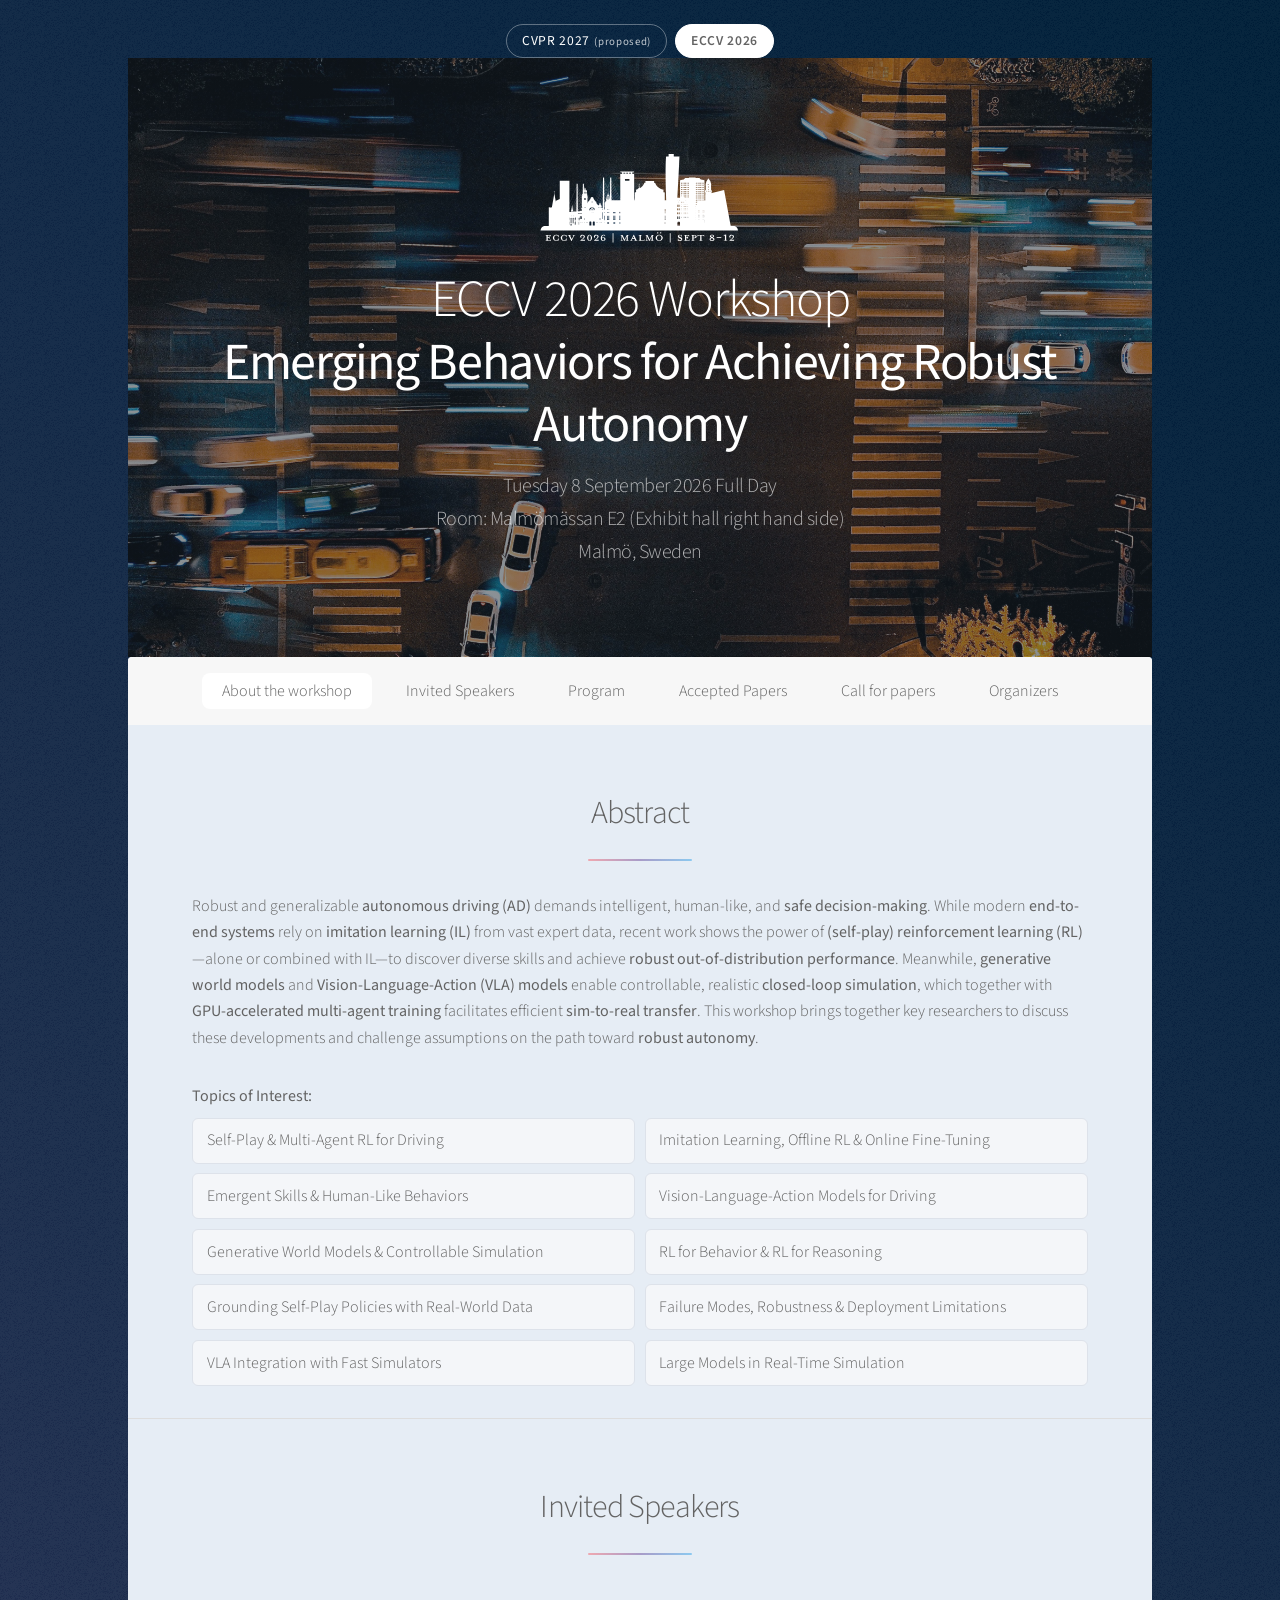
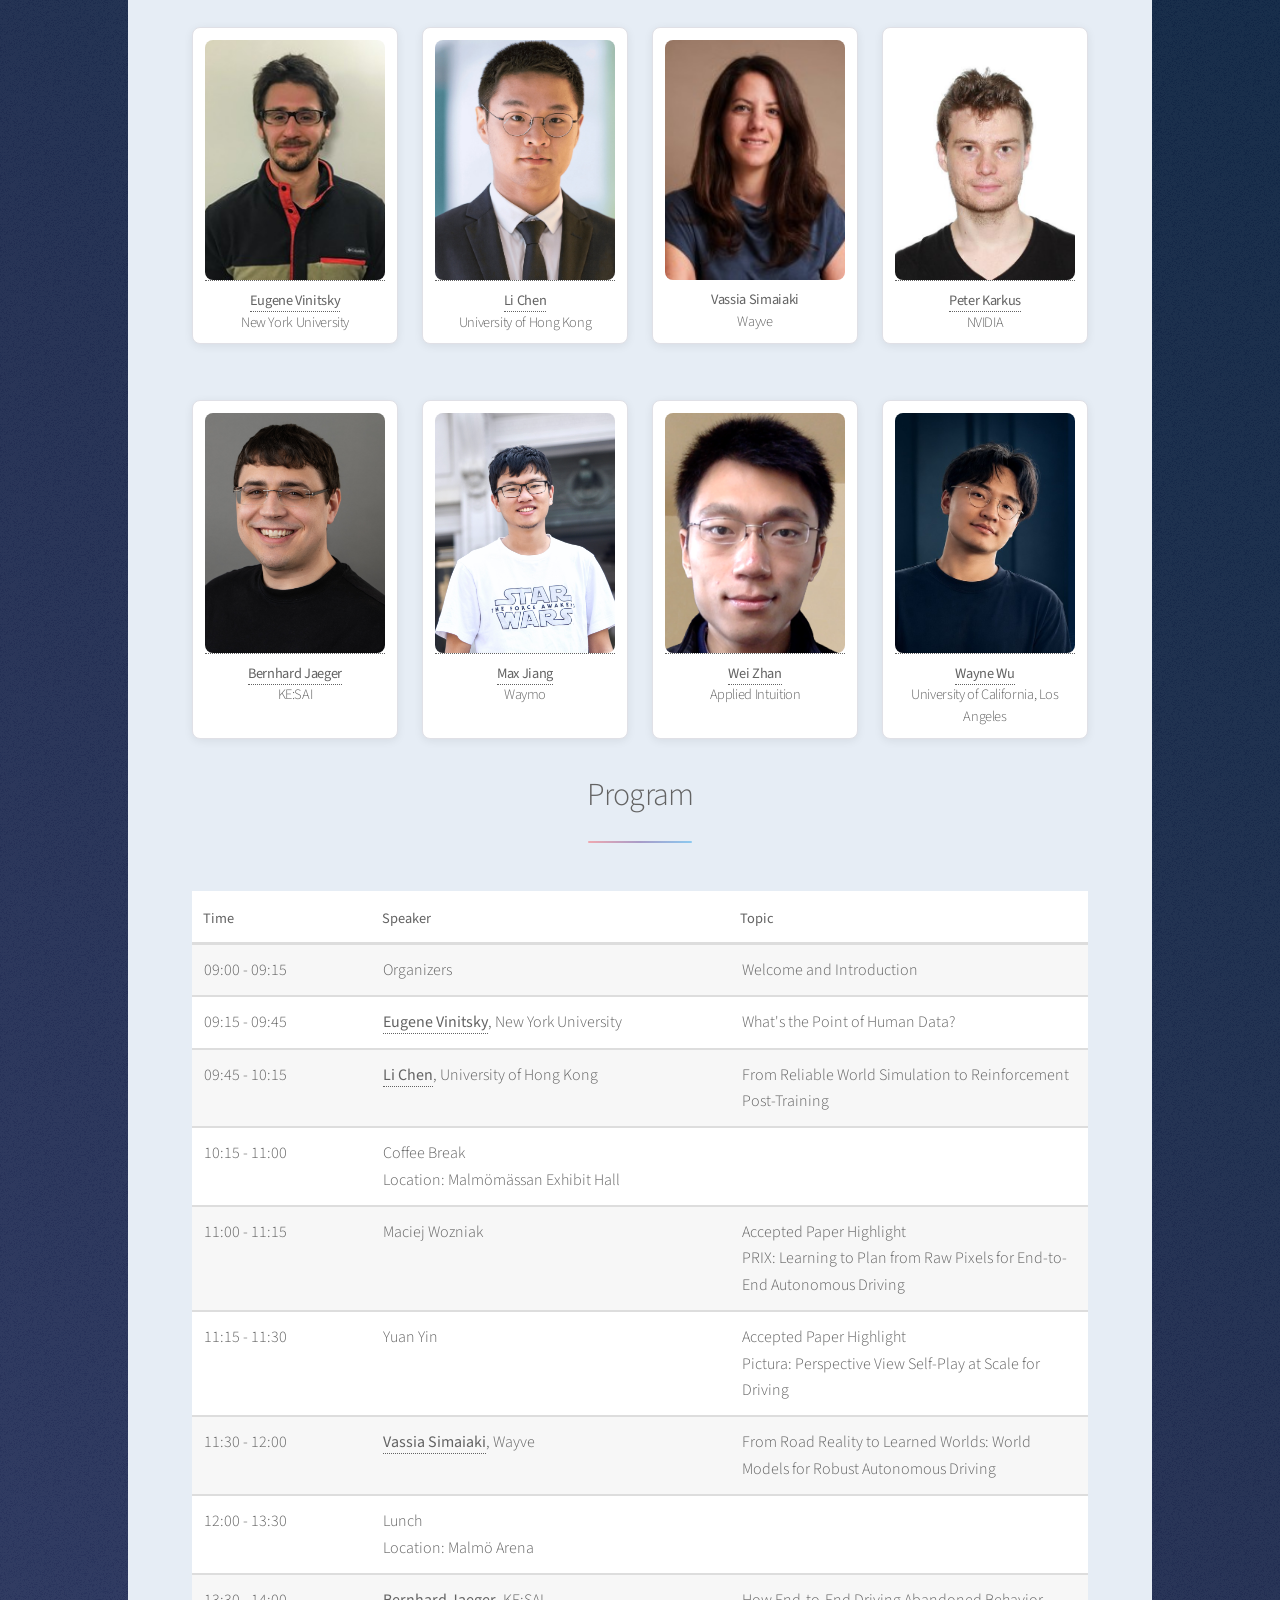
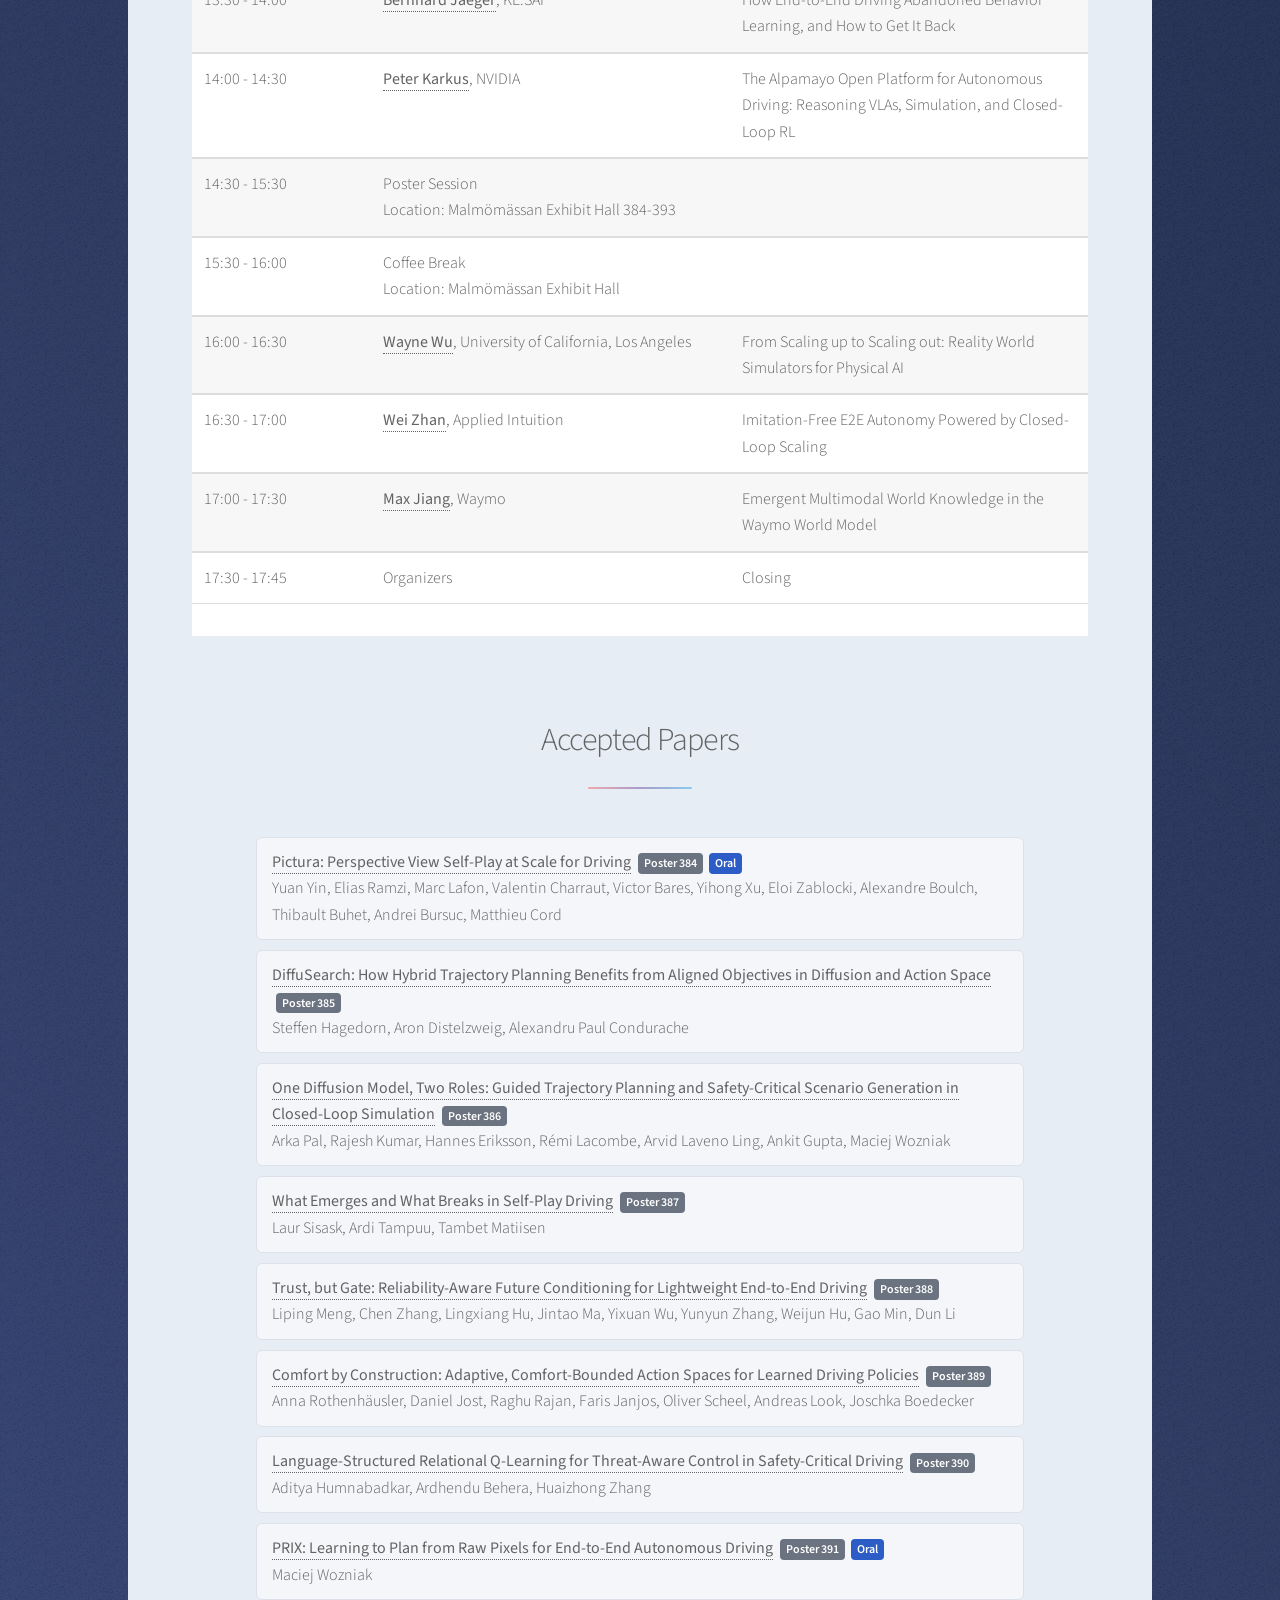
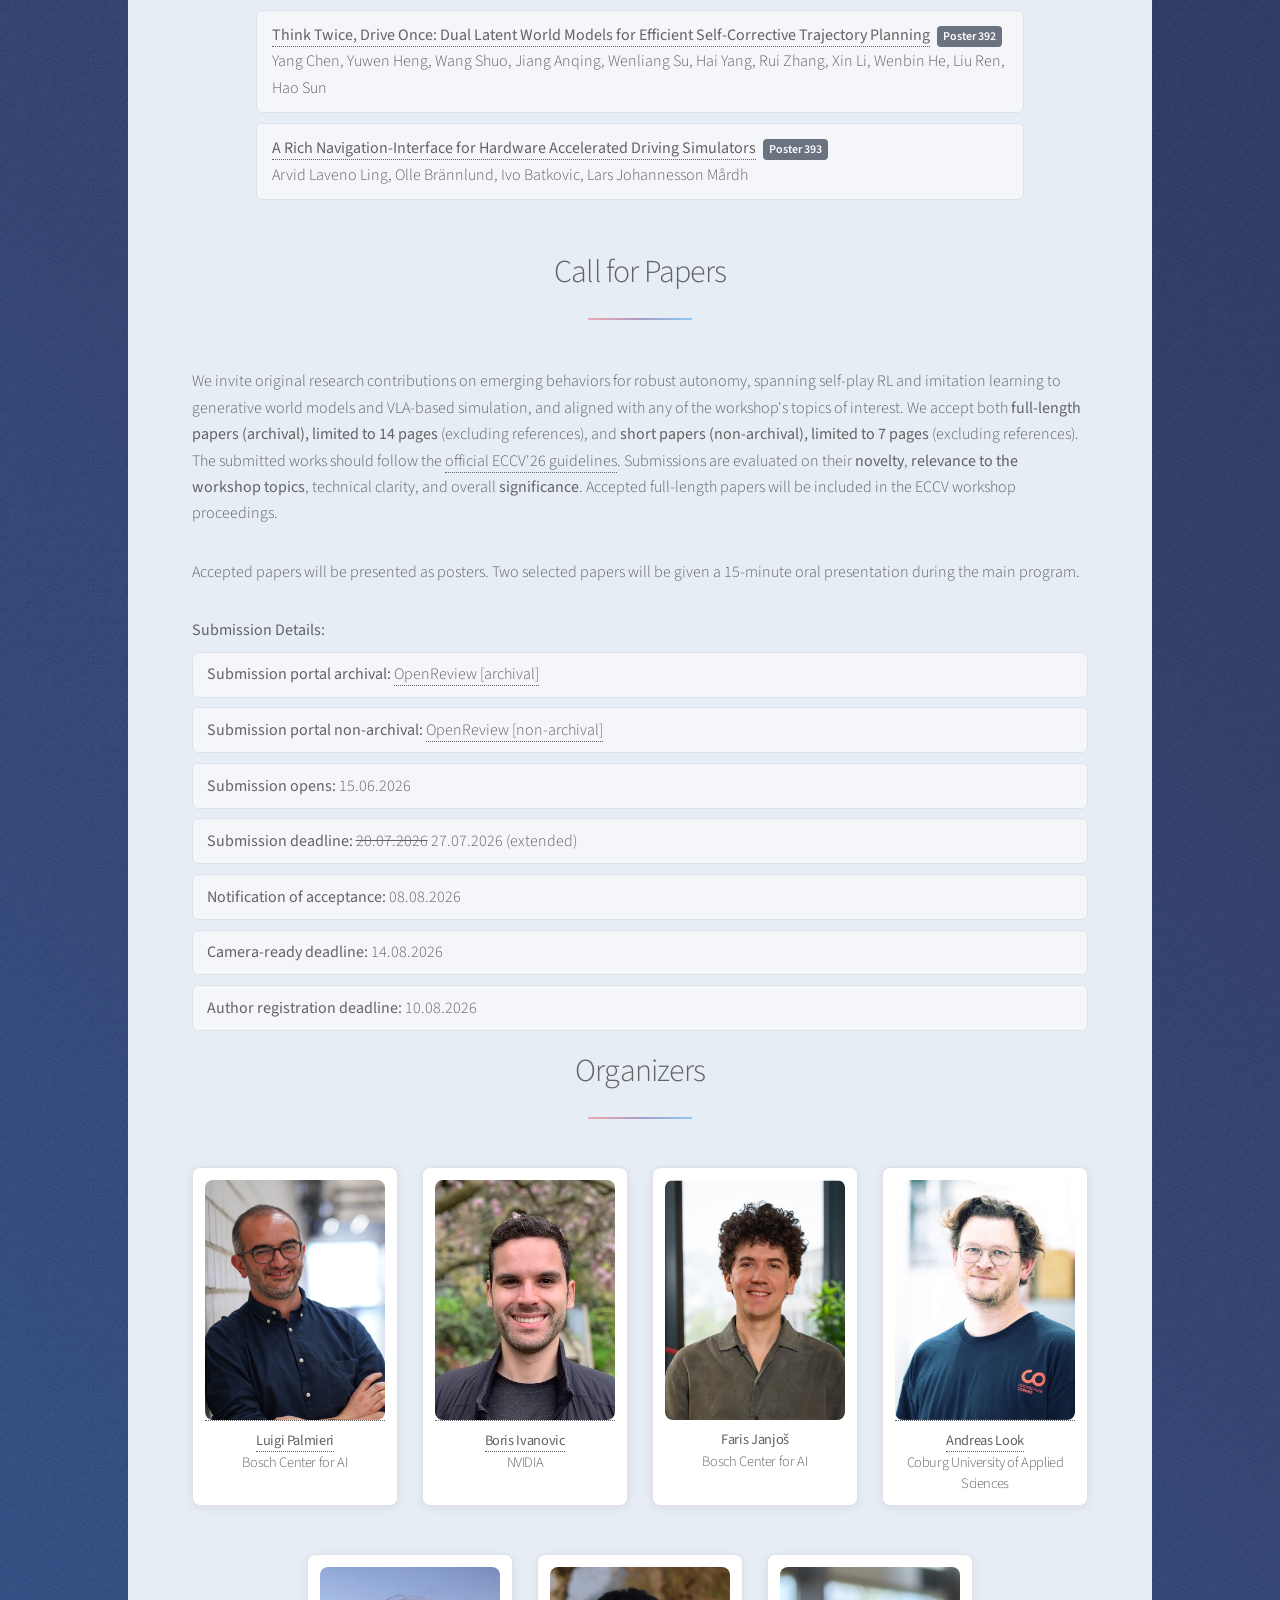
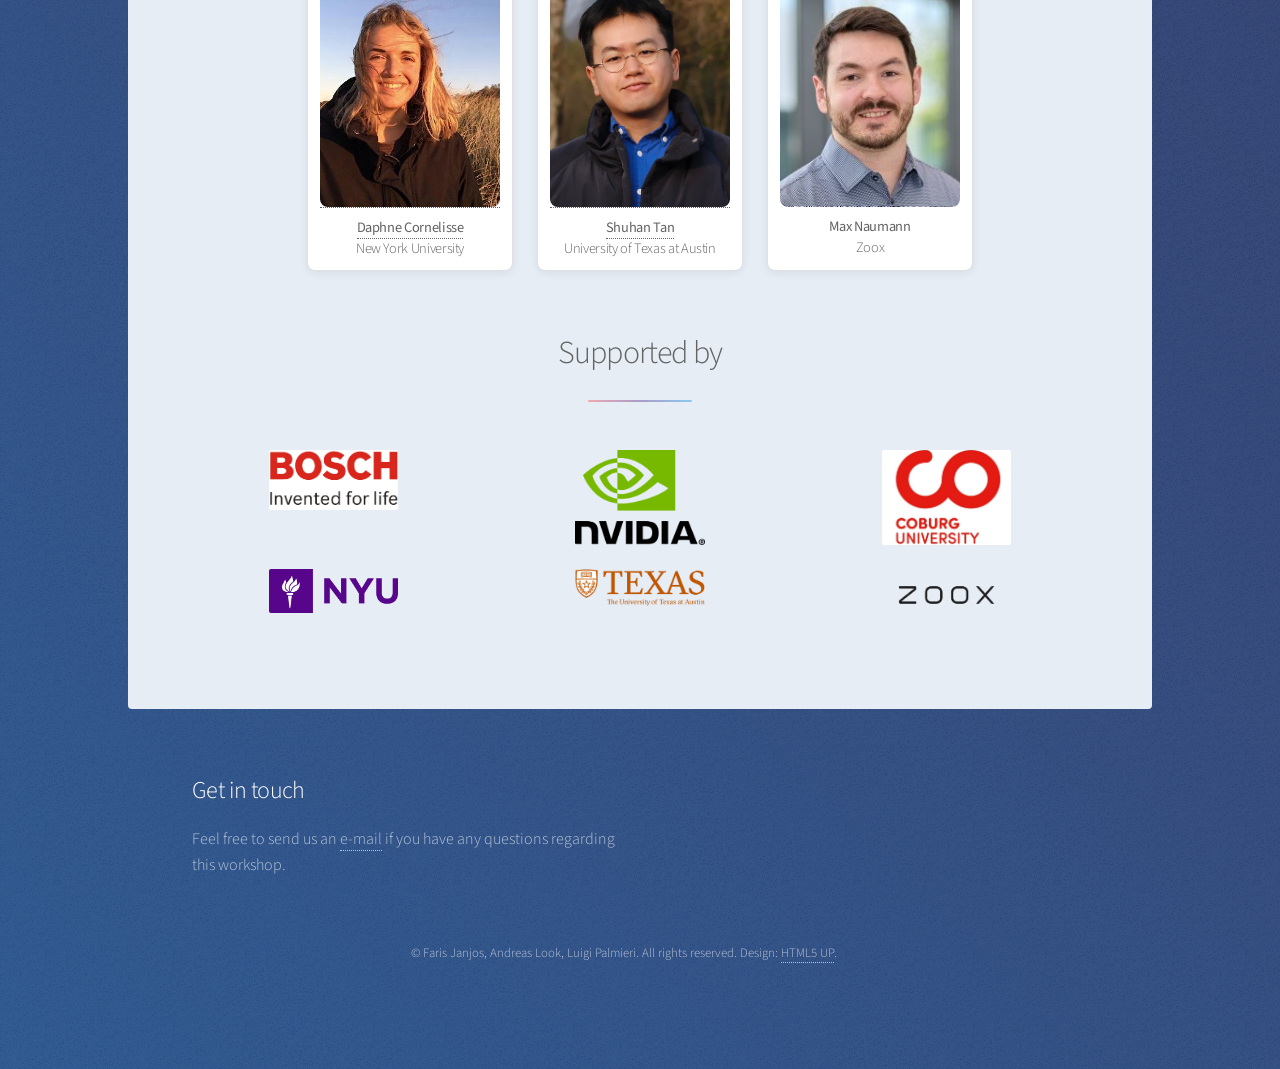
<file: index.html>
<!DOCTYPE HTML>
<!--
	Stellar by HTML5 UP
	html5up.net | @ajlkn
	Free for personal and commercial use under the CCA 3.0 license (html5up.net/license)
-->
<html>

<head>
	<title>Workshop on Emerging Behaviors in Embodied AI for Achieving Robust Autonomy</title>
	<meta charset="utf-8" />
	<meta name="viewport" content="width=device-width, initial-scale=1, user-scalable=no" />
	<link rel="stylesheet" href="assets/css/main.css" />
	<link rel="stylesheet" href="assets/css/editions.css" />
	<noscript>
		<link rel="stylesheet" href="assets/css/noscript.css" />
	</noscript>
	<link rel="apple-touch-icon" sizes="180x180" href="apple-touch-icon.png">
	<link rel="icon" type="image/png" sizes="32x32" href="favicon-32x32.png">
	<link rel="icon" type="image/png" sizes="16x16" href="favicon-16x16.png">
	<link rel="manifest" href="/site.webmanifest" <link rel="shortcut icon" type="image/x-icon" href="favicon.ico">
    <style>
        .organizer-image {
            width: 100%;
            aspect-ratio: 3 / 4;
            object-fit: cover;
            display: block;
            border-radius: 4px;
        }
        .speaker-card, .organizer-card {
            background: #fff;
            border: 1px solid #e0e0e6;
            border-radius: 8px;
            box-shadow: 0 2px 10px rgba(0, 0, 0, 0.07);
            transition: box-shadow 0.2s ease, transform 0.2s ease;
            text-align: center;
            padding: 0.75em 0.75em 0;
            height: 100%;
            box-sizing: border-box;
        }
        .speaker-card:hover, .organizer-card:hover {
            box-shadow: 0 6px 20px rgba(0, 0, 0, 0.13);
            transform: translateY(-3px);
        }
        .speaker-card .image.fit,
        .organizer-card .image.fit {
            margin: 0;
        }
        .speaker-card .image.fit a,
        .organizer-card .image.fit a {
            display: block;
        }
        .speaker-card h5, .organizer-card h5 {
            padding: 0.6em 0.5em 0.7em;
            margin: 0;
        }
        #speakers .box.alt .row,
        #organizers .box.alt .row {
            justify-content: center;
        }
		#program .table-wrapper {
			background: #fff;
			padding-top: 1em;
		}
		#header.alt .logo.eccv-logo img {
			width: min(13rem, 60vw);
			max-width: 100%;
			filter: brightness(0) invert(1);
		}
		.nowrap-link {
			white-space: nowrap;
		}
    </style>
</head>

<body class="is-preload">

	<!-- Wrapper -->
	<div id="wrapper">

		<!-- Edition tabs -->
		<ul class="edition-tabs" aria-label="Workshop editions">
			<li><a href="2027/index.html">CVPR 2027<span class="tag">(proposed)</span></a></li>
			<li><a href="index.html" class="current" aria-current="page">ECCV 2026</a></li>
		</ul>

		<!-- Header -->
		<header id="header" class="alt">
			<span class="logo eccv-logo"><img src="images/eccv-navbar-logo.svg" alt="ECCV 2026" /></span>
			<h1>ECCV 2026 Workshop <br /> <strong>Emerging Behaviors for Achieving Robust Autonomy</strong></h1>
			<p>Tuesday 8 September 2026 Full Day<br>Room: Malmömässan E2 (Exhibit hall right hand side)<br>Malmö, Sweden</p>
		</header>

		<!-- Nav -->
		<nav id="nav">
			<ul>
				<li><a href="#intro" class="active">About the workshop</a></li>
				<li><a href="#speakers" class="active">Invited Speakers</a></li>
				<li><a href="#program" class="active">Program</a></li>
				<li><a href="#accepted_papers" class="active">Accepted Papers</a></li>
				<li><a href="#call_for_papers" class="active">Call for papers</a></li>
				<li><a href="#organizers">Organizers</a></li>
			</ul>
		</nav>

		<!-- Main -->
		<div id="main">

			<!-- Introduction -->
			<section id="intro" class="main">
				<div class="spotlight">
					<div class="content">
						<header class="major special">
							<h2>Abstract</h2>
						</header>
						<p>
						Robust and generalizable <strong>autonomous driving (AD)</strong> demands intelligent, human-like, and <strong>safe decision-making</strong>.
						While modern <strong>end-to-end systems</strong> rely on <strong>imitation learning (IL)</strong> from vast expert data,
						recent work shows the power of <strong>(self-play) reinforcement learning (RL)</strong>&mdash;alone or combined with IL&mdash;to discover diverse skills and achieve <strong>robust out-of-distribution performance</strong>.
						Meanwhile, <strong>generative world models</strong> and <strong>Vision-Language-Action (VLA) models</strong> enable controllable, realistic <strong>closed-loop simulation</strong>,
						which together with <strong>GPU-accelerated multi-agent training</strong> facilitates efficient <strong>sim-to-real transfer</strong>.
						This workshop brings together key researchers to discuss these developments and challenge assumptions on the path toward <strong>robust autonomy</strong>.</p>
					</div>
					<!-- Nav 
					<span class="image"><img src="images/autonomous_car.png" alt="" /></span>
					-->
				</div>
				<p style="margin-bottom: 0.5em"><strong>Topics of Interest:</strong></p>
				<ul style="display: grid; grid-template-columns: 1fr 1fr; gap: 0.6em; list-style: none; padding: 0; margin: 0;">
					<li style="background: #f4f6f9; border: 1px solid #dde2ea; border-radius: 6px; padding: 0.55em 0.85em;">Self-Play &amp; Multi-Agent RL for Driving</li>
					<li style="background: #f4f6f9; border: 1px solid #dde2ea; border-radius: 6px; padding: 0.55em 0.85em;">Imitation Learning, Offline RL &amp; Online Fine-Tuning</li>
					<li style="background: #f4f6f9; border: 1px solid #dde2ea; border-radius: 6px; padding: 0.55em 0.85em;">Emergent Skills &amp; Human-Like Behaviors</li>
					<li style="background: #f4f6f9; border: 1px solid #dde2ea; border-radius: 6px; padding: 0.55em 0.85em;">Vision-Language-Action Models for Driving</li>
					<li style="background: #f4f6f9; border: 1px solid #dde2ea; border-radius: 6px; padding: 0.55em 0.85em;">Generative World Models &amp; Controllable Simulation</li>
					<li style="background: #f4f6f9; border: 1px solid #dde2ea; border-radius: 6px; padding: 0.55em 0.85em;">RL for Behavior &amp; RL for Reasoning</li>
					<li style="background: #f4f6f9; border: 1px solid #dde2ea; border-radius: 6px; padding: 0.55em 0.85em;">Grounding Self-Play Policies with Real-World Data</li>
					<li style="background: #f4f6f9; border: 1px solid #dde2ea; border-radius: 6px; padding: 0.55em 0.85em;">Failure Modes, Robustness &amp; Deployment Limitations</li>
					<li style="background: #f4f6f9; border: 1px solid #dde2ea; border-radius: 6px; padding: 0.55em 0.85em;">VLA Integration with Fast Simulators</li>
					<li style="background: #f4f6f9; border: 1px solid #dde2ea; border-radius: 6px; padding: 0.55em 0.85em;">Large Models in Real-Time Simulation</li>
				</ul>
			</section>
			<section id="speakers" class="main style1">
				<div class="container">
					<header class="major special">
						<h2>Invited Speakers</h2>
					</header>
					<div class="box alt">
						<div class="row gtr-uniform" style="margin-top: 1.5em;">
							<div class="col-3">
								<div class="speaker-card">
									<span class="image fit"><a href="https://www.eugenevinitsky.com/"><img class="organizer-image" src="images/Speakers/eugene_vinitsky.jpg" alt="Eugene Vinitsky" /></a></span>
									<h5><a href="https://www.eugenevinitsky.com/"><strong>Eugene Vinitsky</strong></a><br/>New York University</h5>
								</div>
							</div>
							<div class="col-3">
								<div class="speaker-card">
									<span class="image fit"><a href="https://ilnehc.github.io/"><img class="organizer-image" src="images/Speakers/li_chen.jpg" alt="Li Chen" /></a></span>
									<h5><a href="https://ilnehc.github.io/"><strong>Li Chen</strong></a><br/>University of Hong Kong</h5>
								</div>
							</div>
							<div class="col-3">
								<div class="speaker-card">
									<span class="image fit"><img class="organizer-image" src="images/Speakers/vassia_simaiaki.jpg" alt="Vassia Simaiaki" /></span>
									<h5><strong>Vassia Simaiaki</strong><br/>Wayve</h5>
								</div>
							</div>
							<div class="col-3">
								<div class="speaker-card">
									<span class="image fit"><a href="https://research.nvidia.com/person/peter-karkus"><img class="organizer-image" src="images/Speakers/peter_karkus.jpg" alt="Peter Karkus" /></a></span>
									<h5><a href="https://research.nvidia.com/person/peter-karkus"><strong>Peter Karkus</strong></a><br/>NVIDIA</h5>
								</div>
							</div>
						</div>
					</div>
					<div class="box alt">
						<div class="row gtr-uniform" style="margin-top: 1.5em;">
							<div class="col-3">
								<div class="speaker-card">
									<span class="image fit"><a href="https://kait0.github.io/"><img class="organizer-image" src="images/Speakers/bernhard_jaeger.jpg" alt="Bernhard Jaeger" /></a></span>
									<h5><a href="https://kait0.github.io/"><strong>Bernhard Jaeger</strong></a><br/>KE:SAI</h5>
								</div>
							</div>
							<div class="col-3">
								<div class="speaker-card">
									<span class="image fit"><a href="http://maxjiang.ml/"><img class="organizer-image" src="images/Speakers/max_jiang.jpg" alt="Max Jiang" /></a></span>
									<h5><a href="http://maxjiang.ml/"><strong>Max Jiang</strong></a><br/>Waymo</h5>
								</div>
							</div>
							<div class="col-3">
								<div class="speaker-card">
									<span class="image fit"><a href="https://zhanwei.site/"><img class="organizer-image" src="images/Speakers/wei_zhan.png" alt="Wei Zhan" /></a></span>
									<h5><a href="https://zhanwei.site/"><strong>Wei Zhan</strong></a><br/>Applied Intuition</h5>
								</div>
							</div>
							<div class="col-3">
								<div class="speaker-card">
									<span class="image fit"><a href="https://wywu.github.io/"><img class="organizer-image" src="images/Speakers/wayne_wu.png" alt="Wayne Wu" /></a></span>
									<h5><a href="https://wywu.github.io/"><strong>Wayne Wu</strong></a><br/>University of California, Los Angeles</h5>
								</div>
							</div>
						</div>
					</div>
				</div>
			<section id="program" class="main style1">
				<div class="container">
					<header class="major special">
						<h2>Program</h2>
					</header>
					<div class="table-wrapper">
						<table>
							<thead>
								<tr>
									<th>Time</th>
									<th>Speaker</th>
									<th>Topic</th>
								</tr>
							</thead>
							<tbody>
								<tr>
									<td>09:00 - 09:15</td>
									<td>Organizers</td>
									<td>Welcome and Introduction</td>
								</tr>
								<tr onClick='toggleRow(this)'>
									<td>09:15 - 09:45</br>
									<td><strong><a href="https://www.eugenevinitsky.com">Eugene Vinitsky</a></strong>, New York University</td>
									<td>What's the Point of Human Data?
									</td>
									<td class='expanded-row-content hide-row'>Increasingly, autonomous vehicle behaviors are designed through imitation of large datasets of collected human driving. However, the scaling laws of these approaches are exceedingly poor and methods are very data hungry. We hypothesize an alternate perspective wherein human data serves primarily to define driving conventions rather than to learn basic driving skills. Adopting this view, we show evidence of exponential reductions in the amount of required human data by using synthetic self-play data for basic skills and a pinch of human data for conventions.</td>
								</tr>
								<tr onClick='toggleRow(this)'>
									<td>09:45 - 10:15</br>
									<td><strong><a href="https://ilnehc.github.io/">Li Chen</a></strong>, University of Hong Kong</td>
									<td>From Reliable World Simulation to Reinforcement Post-Training</td>
									<td class='expanded-row-content hide-row'>Autonomous-driving systems benefit from scale, but the data that matter most—rare, hazardous interactions—remain scarce. This talk presents a research path from world models that predict to world engines that teach. I will introduce two works, ReSim and  World Engine, that organize real logs, simulation, generative modeling, and RL around one goal: concentrating learning on the safety-critical long tail. The talk closes with deployment-scale evidence and the remaining gaps toward reliable Physical AI.</td>
								</tr>
								<tr>
									<td>10:15 - 11:00</td>
									<td>Coffee Break<br> Location: Malmömässan Exhibit Hall</td>
									<td></td>
								</tr>
								<tr onClick='toggleRow(this)'>
										<td>11:00 - 11:15</br>
										<td>Maciej Wozniak
</a></strong></td>
									<td>Accepted Paper Highlight</br>PRIX: Learning to Plan from Raw Pixels for End-to-End Autonomous Driving</td>
									<td class='expanded-row-content hide-row'>While end-to-end autonomous driving models show promising results, practical deployment is often hindered by large model sizes, reliance on expensive LiDAR sensors, and computationally intensive Bird's-Eye-View (BEV) representations. To address these challenges, we propose \textbf{PRIX} (\textbf{P}lan from \textbf{R}aw p\textbf{IX}els), an efficient end-to-end architecture operating exclusively on camera data without explicit BEV representations or LiDAR. PRIX leverages a visual feature extractor paired with a generative planning head to directly predict safe trajectories. A core component is the Context-aware Recalibration Transformer (\textbf{CaRT}), a novel module designed to effectively enhance multi-level visual features for robust planning. PRIX achieves SOTA performance on NavSim-v2 and nuScenes while outperforming the majority of multimodal and camera-only planners on NavSim-v1. Crucially, PRIX is significantly faster (57 FPS) and smaller (37M parameters), offering a highly practical solution for real-world deployment. Code: anonymized for submission. 
								</tr>
								<tr onClick='toggleRow(this)'>
										<td>11:15 - 11:30</br>
										<td>Yuan Yin
</a></strong></td>
									<td>Accepted Paper Highlight</br>Pictura: Perspective View Self-Play at Scale for Driving</td>
									<td class='expanded-row-content hide-row'>Self-play in simulation produces robust driving policies at scale. Demonstrations of such behavior have been made using *privileged* vectorized observations such as exact poses and velocities, even for occluded agents. This assumes that perception is solved and introduces a representation gap with the partial observation of a deployed agent driving from the perspective view of egocentric cameras. A common fix, distilling the privileged policy into a camera-input student, leaves the student imitating decisions its own view cannot justify. Instead, we establish perspective-view self-play as a practical training regime. We introduce *Pictura*, a GPU-accelerated multi-agent driving simulator that renders each agent's egocentric view at every step, mitigating the representation gap at its source. *Pictura* sustains up to 500K agent-steps/s (2M images/s) on a single H100. Using *Pictura*, we train *Alberti* by self-play with plain PPO. It is the first large-scale driving self-play policy trained directly from perspective images, without privileged observations. Training spans 50B agent steps for ~35M km of driving. It approaches the driving performance of its privileged vectorized counterpart, and transfers zero-shot to Waymo Open Motion Dataset layouts re-rendered in *Pictura*, where it outperforms privileged vectorized agents. Code will be made available.
								</tr>
								<tr onClick='toggleRow(this)'>
									<td>11:30 - 12:00</br>
									<td><strong><a href="#">Vassia Simaiaki</a></strong>, Wayve</td>
									<td>From Road Reality to Learned Worlds: World Models for Robust Autonomous Driving</td>
									<td class='expanded-row-content hide-row'>Real-world driving data captures the full complexity of human behavior, rare events, and safety-critical edge cases — but it is expensive, long-tailed, and hard to scale into diverse, controllable training signal. Generative world models offer a path to close this gap: learning realistic, controllable simulations directly from real driving footage, then using them to train and stress-test driving policies at scale. In this talk, I'll discuss Wayve's approach to building generative world models for driving, how they enable closed-loop training and evaluation beyond what real-world data alone allows, and the open challenges in grounding these learned worlds back in road reality to achieve robust, deployable autonomy.</td>
								</tr>
								<tr>
									<td>12:00 - 13:30</td>
									<td>Lunch<br> Location: Malmö Arena</td>
									<td></td>
								</tr>
								<tr onClick='toggleRow(this)'>
									<td>13:30 - 14:00</br>
									<td><strong><a href="https://kait0.github.io/">Bernhard Jaeger</a></strong>, KE:SAI</td>
									<td>How End-to-End Driving Abandoned Behavior Learning, and How to Get It Back</td>
									<td class='expanded-row-content hide-row'>End-to-end driving research began as behavior learning: policies were trained to imitate actions directly from images. Over the years the end-to-end driving community has made rapid progress, leading to widespread adoption of these techniques in industry today. Amidst that rapid progress, the community has quietly abandoned behavior learning. End-to-end driving systems today no longer predict the actions of the car. Instead, they make predictions about where a human would have driven, often encoded with the waypoint representation. The actual behavior of the car is then produced by a classical handwritten controller steering the car towards the waypoints. This switch enabled the community to bypass the classic compounding error problem, as the controller can produce behaviors that are absent from the training data. In this talk I am going to argue that a principled solution to embodied intelligence needs to return to behavior learning, as these workarounds have performance ceilings. Lastly, I will present recent progress and open problems on how we can get behavior learning back into end-to-end driving, training policies that directly map sensors to actions.</td>
								</tr>
								<tr onClick='toggleRow(this)'>
									<td>14:00 - 14:30</br>
									<td><strong><a href="https://research.nvidia.com/person/peter-karkus">Peter Karkus</a></strong>, NVIDIA</td>
									<td>The Alpamayo Open Platform for Autonomous Driving: Reasoning VLAs, Simulation, and Closed-Loop RL</td>
									<td class='expanded-row-content hide-row'>In this talk I will introduce Alpamayo, NVIDIA's open platform for reasoning-based autonomous vehicle development. Alpamayo contains a family of open-weight reasoning VLA models that produce interpretable chain-of-thought traces alongside trajectories. It also includes the critical tooling around them: 1,700 hours of curated driving data; and AlpaSim, a neural reconstruction-based end-to-end simulator. In the second part I will talk about the next frontier: closed-loop RL post-training. The industry default today is open-loop-only training on logged expert data. It takes us surprisingly far, but it has a ceiling: it leaves compounding errors, covariate shift, and causal confusion unaddressed, and no amount of open-loop data closes that gap. I will argue why, and show how to bridge it with closed-loop post-training using AlpaGym, our distributed closed-loop RL framework built on Cosmos RL.</td>
								</tr>
								<tr onClick='toggleRow(this)'>
									<td>14:30 - 15:30</br>
									<td>Poster Session <br> Location: Malmömässan Exhibit Hall 384-393</td>
									<td></td>
								</tr>
								<tr>
									<td>15:30 - 16:00</td>
									<td>Coffee Break<br> Location: Malmömässan Exhibit Hall</td>
									<td></td>
								</tr>
								<tr onClick='toggleRow(this)'>
									<td>16:00 - 16:30</br>
									<td><strong><a href="https://wywu.github.io/">Wayne Wu</a></strong>, University of California, Los Angeles</td>
									<td>From Scaling up to Scaling out: Reality World Simulators for Physical AI</td>
									<td class='expanded-row-content hide-row'>Recent progress in large language and vision models demonstrates how far we can go by scaling with vast internet-scale data. In contrast, physical AI, agents that perceive and act in the real world, still lags far behind. Today, both academia and industry primarily pursue generalizable physical AI by scaling up: collecting large-scale action–video datasets or training world models that enable interaction through learned environments. However, this paradigm is inherently inefficient and will soon reach a data ceiling. In this talk, I argue for a shift from scaling up to scaling out. I introduce reality world simulators, a new paradigm that converts real-world videos into diverse, interactive simulation environments. Instead of relying on more data collection, this approach expands data through structured reconstruction and recomposition, enabling both higher data efficiency and physically grounded interaction. I will present a three-pronged approach: 1) Scaling out via Digital Twins: reconstructing controllable, interactive environments from monocular videos to support diverse agent exploration. 2) Scaling out via Digital Cousins: disentangling scene structure into compositional elements to generate large-scale variations of real-world environments. 3) Scaling out via Embodied Humans: incorporating realistic human dynamics to improve safety and social compliance in robot learning. Finally, I will outline a roadmap toward building generalizable and safe physical AI systems for open-world deployment.</td>
								</tr>
								<tr onClick='toggleRow(this)'>
									<td>16:30 - 17:00</br>
									<td><strong><a href="https://zhanwei.site/">Wei Zhan</a></strong>, Applied Intuition</td>
									<td>Imitation-Free E2E Autonomy Powered by Closed-Loop Scaling</td>
									<td class='expanded-row-content hide-row'>The paradigm for L2++ ADAS has converged to imitation-based E2E, and human demonstration data have been the centerpiece. To bring robustness to the next level, autonomy is expected to train using closed-loop reinforcement learning (RL) with an action-conditioned world model, and large-scale closed-loop RL including self-play also reduces the demand of imitation from demonstration for policy learning. This talk addresses the roles of large-scale closed-loop RL and imitation in three major driving policy learning tasks - vector-based planner, reactive sim agent, and E2E planner, by discussing relevant works at Applied Intuition: 1) TerraZero as a high-throughput self-play RL framework (2.8M steps/s on 8 GPUs), obtains a robust policy learned from centuries of diverse driving experience in sim with zero demonstrations, setting SOTA on vector-based planning benchmarks with clear edge. 2) SPACeR as a fast, reactive, human-like sim agent, incorporates demonstration into large-scale self-play, achieving competitive performance with 10× faster at inference and 50× smaller in parameter size. 3) TerraTransfer as an E2E policy taught from the TerraZero expert with no imitation, by decoupling "learn to drive" and "learn to see", hits SOTA on closed-loop E2E driving benchmark. 4) A reactive world model with realistic, controllable behavior and visual consistency is also introduced, enabling large-scale closed-loop training.</td>
								</tr>
								<tr onClick='toggleRow(this)'>
									<td>17:00 - 17:30</br>
									<td><strong><a href="http://maxjiang.ml/">Max Jiang</a></strong>, Waymo</td>
									<td>Emergent Multimodal World Knowledge in the Waymo World Model</td>
									<td class='expanded-row-content hide-row'>Video-based world models possess strong future prediction abilities by pre-training on a vast repository of video data. The <a class="nowrap-link" href="https://waymo.com/blog/2026/02/the-waymo-world-model-a-new-frontier-for-autonomous-driving-simulation/">Waymo World Model</a> harnesses these future prediction capabilities from Genie 3 and translates this common sense knowledge to the driving domain, including emergent physics and behavioral understanding as well as emergent planning and reasoning capabilities. In this talk we will analyze these emergent abilities and discuss various avenues that we can harness these abilities to build a better, safer autonomous driver.</td>
								</tr>
								<tr>
									<td>17:30 - 17:45</td>
									<td>Organizers</td>
									<td>Closing</td>
								</tr>
							</tbody>
						</table>
					</div>


				</div>
			</section>
			<section id="accepted_papers" class="main style1">
				<div class="container">
					<header class="major special">
						<h2>Accepted Papers</h2>
					</header>
					<ul style="display: grid; grid-template-columns: 1fr; gap: 0.6em; list-style: none; padding: 0; margin: 0;">
						<li style="background: #f4f6f9; border: 1px solid #dde2ea; border-radius: 6px; padding: 0.7em 0.95em;"><strong><a href="https://openreview.net/forum?id=tEMuyhOct2">Pictura: Perspective View Self-Play at Scale for Driving</a></strong> <span style="background:#6b7280; color:#fff; font-size:0.75em; font-weight:600; border-radius:4px; padding:0.15em 0.5em; margin-left:0.3em;">Poster 384</span> <span style="background:#2c5cc5; color:#fff; font-size:0.75em; font-weight:600; border-radius:4px; padding:0.15em 0.5em; margin-left:0.3em;">Oral</span><br/>Yuan Yin, Elias Ramzi, Marc Lafon, Valentin Charraut, Victor Bares, Yihong Xu, Eloi Zablocki, Alexandre Boulch, Thibault Buhet, Andrei Bursuc, Matthieu Cord</li>
						<li style="background: #f4f6f9; border: 1px solid #dde2ea; border-radius: 6px; padding: 0.7em 0.95em;"><strong><a href="https://openreview.net/forum?id=lmeNI8Udn1">DiffuSearch: How Hybrid Trajectory Planning Benefits from Aligned Objectives in Diffusion and Action Space</a></strong> <span style="background:#6b7280; color:#fff; font-size:0.75em; font-weight:600; border-radius:4px; padding:0.15em 0.5em; margin-left:0.3em;">Poster 385</span><br/>Steffen Hagedorn, Aron Distelzweig, Alexandru Paul Condurache</li>
						<li style="background: #f4f6f9; border: 1px solid #dde2ea; border-radius: 6px; padding: 0.7em 0.95em;"><strong><a href="https://openreview.net/forum?id=KHrItEhx1V">One Diffusion Model, Two Roles: Guided Trajectory Planning and Safety-Critical Scenario Generation in Closed-Loop Simulation</a></strong> <span style="background:#6b7280; color:#fff; font-size:0.75em; font-weight:600; border-radius:4px; padding:0.15em 0.5em; margin-left:0.3em;">Poster 386</span><br/>Arka Pal, Rajesh Kumar, Hannes Eriksson, Rémi Lacombe, Arvid Laveno Ling, Ankit Gupta, Maciej Wozniak</li>
						<li style="background: #f4f6f9; border: 1px solid #dde2ea; border-radius: 6px; padding: 0.7em 0.95em;"><strong><a href="https://openreview.net/forum?id=9RTZig9tVR">What Emerges and What Breaks in Self-Play Driving</a></strong> <span style="background:#6b7280; color:#fff; font-size:0.75em; font-weight:600; border-radius:4px; padding:0.15em 0.5em; margin-left:0.3em;">Poster 387</span><br/>Laur Sisask, Ardi Tampuu, Tambet Matiisen</li>
						<li style="background: #f4f6f9; border: 1px solid #dde2ea; border-radius: 6px; padding: 0.7em 0.95em;"><strong><a href="https://openreview.net/forum?id=wB8isFY0Ql">Trust, but Gate: Reliability-Aware Future Conditioning for Lightweight End-to-End Driving</a></strong> <span style="background:#6b7280; color:#fff; font-size:0.75em; font-weight:600; border-radius:4px; padding:0.15em 0.5em; margin-left:0.3em;">Poster 388</span><br/>Liping Meng, Chen Zhang, Lingxiang Hu, Jintao Ma, Yixuan Wu, Yunyun Zhang, Weijun Hu, Gao Min, Dun Li</li>
						<li style="background: #f4f6f9; border: 1px solid #dde2ea; border-radius: 6px; padding: 0.7em 0.95em;"><strong><a href="https://openreview.net/forum?id=1FNVhLdN0t">Comfort by Construction: Adaptive, Comfort-Bounded Action Spaces for Learned Driving Policies</a></strong> <span style="background:#6b7280; color:#fff; font-size:0.75em; font-weight:600; border-radius:4px; padding:0.15em 0.5em; margin-left:0.3em;">Poster 389</span><br/>Anna Rothenhäusler, Daniel Jost, Raghu Rajan, Faris Janjos, Oliver Scheel, Andreas Look, Joschka Boedecker</li>
						<li style="background: #f4f6f9; border: 1px solid #dde2ea; border-radius: 6px; padding: 0.7em 0.95em;"><strong><a href="https://openreview.net/forum?id=XP2mG3Wd89">Language-Structured Relational Q-Learning for Threat-Aware Control in Safety-Critical Driving</a></strong> <span style="background:#6b7280; color:#fff; font-size:0.75em; font-weight:600; border-radius:4px; padding:0.15em 0.5em; margin-left:0.3em;">Poster 390</span><br/>Aditya Humnabadkar, Ardhendu Behera, Huaizhong Zhang</li>
						<li style="background: #f4f6f9; border: 1px solid #dde2ea; border-radius: 6px; padding: 0.7em 0.95em;"><strong><a href="https://openreview.net/forum?id=YcDNNtEDMm">PRIX: Learning to Plan from Raw Pixels for End-to-End Autonomous Driving</a></strong> <span style="background:#6b7280; color:#fff; font-size:0.75em; font-weight:600; border-radius:4px; padding:0.15em 0.5em; margin-left:0.3em;">Poster 391</span> <span style="background:#2c5cc5; color:#fff; font-size:0.75em; font-weight:600; border-radius:4px; padding:0.15em 0.5em; margin-left:0.3em;">Oral</span><br/>Maciej Wozniak</li>
						<li style="background: #f4f6f9; border: 1px solid #dde2ea; border-radius: 6px; padding: 0.7em 0.95em;"><strong><a href="https://openreview.net/forum?id=Vd3h3d4U05">Think Twice, Drive Once: Dual Latent World Models for Efficient Self-Corrective Trajectory Planning</a></strong> <span style="background:#6b7280; color:#fff; font-size:0.75em; font-weight:600; border-radius:4px; padding:0.15em 0.5em; margin-left:0.3em;">Poster 392</span><br/>Yang Chen, Yuwen Heng, Wang Shuo, Jiang Anqing, Wenliang Su, Hai Yang, Rui Zhang, Xin Li, Wenbin He, Liu Ren, Hao Sun</li>
						<li style="background: #f4f6f9; border: 1px solid #dde2ea; border-radius: 6px; padding: 0.7em 0.95em;"><strong><a href="https://openreview.net/forum?id=BRVLSSS8Ay">A Rich Navigation-Interface for Hardware Accelerated Driving Simulators</a></strong> <span style="background:#6b7280; color:#fff; font-size:0.75em; font-weight:600; border-radius:4px; padding:0.15em 0.5em; margin-left:0.3em;">Poster 393</span><br/>Arvid Laveno Ling, Olle Brännlund, Ivo Batkovic, Lars Johannesson Mårdh</li>
					</ul>
				</div>
			</section>
			<section id="call_for_papers" class="main">
			<div class="content">
                    <header class="major special">
                        <h2>Call for Papers</h2>
                    </header>
                    <p>
                        We invite original research contributions on emerging behaviors for robust autonomy,
                        spanning self-play RL and imitation learning to generative world models and VLA-based simulation,
                        and aligned with any of the workshop's topics of interest. We accept both <strong>full-length papers
                        (archival), limited to 14 pages</strong> (excluding references), and <strong>short papers (non-archival),
                        limited to 7 pages</strong> (excluding references). The submitted works should follow the
                        <a href="https://eccv.ecva.net/Conferences/2026/SubmissionPolicies">official ECCV'26 guidelines</a>.
                        Submissions are evaluated on their <strong>novelty</strong>, <strong>relevance to the workshop
                        topics</strong>, technical clarity, and overall <strong>significance</strong>. Accepted full-length
                        papers will be included in the ECCV workshop proceedings.
                    </p>		
                    <p>
                        Accepted papers will be presented as posters. Two selected papers
                        will be given a 15-minute oral presentation during the main program.
                    </p>
                    <p style="margin-bottom: 0.5em"><strong>Submission Details:</strong></p>
                    <ul style="display: grid; grid-template-columns: 1fr; gap: 0.6em; list-style: none; padding: 0; margin: 0 0 1em;">
                        <li style="background: #f4f6f9; border: 1px solid #dde2ea; border-radius: 6px; padding: 0.55em 0.85em;"><strong>Submission portal archival:</strong> <a href="https://openreview.net/group?id=thecvf.com/ECCV/2026/Workshop/EmergingAD_Archival">OpenReview [archival]</a> </li>
                        <li style="background: #f4f6f9; border: 1px solid #dde2ea; border-radius: 6px; padding: 0.55em 0.85em;"><strong>Submission portal non-archival:</strong> <a href="https://openreview.net/group?id=thecvf.com/ECCV/2026/Workshop/EmergingAD_Non-Archival">OpenReview [non-archival]</a></li>
                        <li style="background: #f4f6f9; border: 1px solid #dde2ea; border-radius: 6px; padding: 0.55em 0.85em;"><strong>Submission opens:</strong> 15.06.2026</li>
                        <li style="background: #f4f6f9; border: 1px solid #dde2ea; border-radius: 6px; padding: 0.55em 0.85em;"><strong>Submission deadline:</strong> <s>20.07.2026</s> 27.07.2026 (extended)</li>
                        <li style="background: #f4f6f9; border: 1px solid #dde2ea; border-radius: 6px; padding: 0.55em 0.85em;"><strong>Notification of acceptance:</strong> 08.08.2026</li>
                        <li style="background: #f4f6f9; border: 1px solid #dde2ea; border-radius: 6px; padding: 0.55em 0.85em;"><strong>Camera-ready deadline:</strong> 14.08.2026</li>
                        <li style="background: #f4f6f9; border: 1px solid #dde2ea; border-radius: 6px; padding: 0.55em 0.85em;"><strong>Author registration deadline:</strong> 10.08.2026</li>
                    </ul>
                </div>	
			</section>
			<section id="organizers" class="main style1">
				<div class="container">
					<header class="major special">
						<h2>Organizers</h2>
					</header>
					<div class="box alt">
						<div class="row gtr-uniform">
							<div class="col-3">
								<div class="organizer-card">
									<span class="image fit"><a href="https://palmieri.github.io/"><img class="organizer-image" src="images/Organizers/palmieri_luigi.png" alt="Luigi Palmieri" /></a></span>
									<h5><a href="https://palmieri.github.io/"><strong>Luigi Palmieri</strong></a><br/>Bosch Center for AI</h5>
								</div>
							</div>
							<div class="col-3">
								<div class="organizer-card">
									<span class="image fit"><a href="https://www.borisivanovic.com/"><img class="organizer-image" src="images/Organizers/boris_ivanovic.jpg" alt="Boris Ivanovic" /></a></span>
									<h5><a href="https://www.borisivanovic.com/"><strong>Boris Ivanovic</strong></a><br/>NVIDIA</h5>
								</div>
							</div>
							<div class="col-3">
								<div class="organizer-card">
									<span class="image fit"><img class="organizer-image" src="images/Organizers/faris_janjos.jpeg" alt="Faris Janjoš" /></span>
									<h5><strong>Faris Janjoš</strong><br/>Bosch Center for AI</h5>
								</div>
							</div>
							<div class="col-3">
								<div class="organizer-card">
									<span class="image fit"><a href="https://look-andreas.github.io/"><img class="organizer-image" src="images/Organizers/look_andreas_cropped.png" alt="Andreas Look" /></a></span>
									<h5><a href="https://look-andreas.github.io/"><strong>Andreas Look</strong></a><br/>Coburg University of Applied Sciences</h5>
								</div>
							</div>
						</div>
						<div class="row gtr-uniform" style="margin-top: 1.5em;">
							<div class="col-3">
								<div class="organizer-card">
									<span class="image fit"><a href="https://www.daphne-cornelisse.com/"><img class="organizer-image" src="images/Organizers/daphne_cornelisse.jpg" alt="Daphne Cornelisse" /></a></span>
									<h5><a href="https://www.daphne-cornelisse.com/"><strong>Daphne Cornelisse</strong></a><br/>New York University</h5>
								</div>
							</div>
							<div class="col-3">
								<div class="organizer-card">
									<span class="image fit"><a href="https://ariostgx.github.io/website/"><img class="organizer-image" src="images/Organizers/shuhan_tan.jpg" alt="Shuhan Tan" /></a></span>
									<h5><a href="https://ariostgx.github.io/website/"><strong>Shuhan Tan</strong></a><br/>University of Texas at Austin</h5>
								</div>
							</div>
							<div class="col-3">
								<div class="organizer-card">
									<span class="image fit"><img class="organizer-image" src="images/Organizers/max_naumann.jpg" alt="Max Naumann" /></span>
									<h5><strong>Max Naumann</strong><br/>Zoox</h5>
								</div>
							</div>
						</div>
					</div>
					</br>
					<header class="major special">
						<h2>Supported by</h2>
					</header>
					<div class="box alt">
						<div class="row gtr-uniform">
							<div class="col-2"><span class="image fit"><img style="border-radius:2px"
										src="images/Affiliations/BoschLogo_cropped.jpg" alt="" /></span></div>
							<div class="col-2"><span class="image fit"><img style="border-radius:2px"
										src="images/Affiliations/NVIDIA.png" alt="" /></span></div>
							<div class="col-2"><span class="image fit"><img style="border-radius:2px"
										src="images/Affiliations/coburg.png" alt="" /></span></div>
						</div>
						<div class="row" style="margin-top: 1.5em;">
							<div class="col-2"><span class="image fit"><img style="border-radius:2px"
										src="images/Affiliations/nyu.png" alt="" /></span></div>
							<div class="col-2"><span class="image fit"><img style="border-radius:2px"
										src="images/Affiliations/University_of_Texas_at_Austin_logo.svg.png" alt="" /></span></div>
							<div class="col-2"><span class="image fit"><img style="border-radius:2px"
										src="images/Affiliations/Zoox_logo_2021.png" alt="" /></span></div>
						</div>
					</div>
				</div>
			</section>


		</div>

		<!-- Footer -->
		<footer id="footer">
			<section>
				<h2>Get in touch</h2>
				<p>
				Feel free to send us an
				<a href="mailto:faris.janjos@de.bosch.com,andreas.look@hs-coburg.de,luigi.palmieri@de.bosch.com?subject=Workshop%23IPP" target="_top">e-mail</a> if you have any questions regarding this workshop.
				</p>
			</section>
			<p class="copyright">&copy; Faris Janjos, Andreas Look, Luigi Palmieri. All rights reserved. Design: <a
					href="https://html5up.net">HTML5 UP</a>.</p>
		</footer>

	</div>

	<!-- Scripts -->
	<script src="assets/js/jquery.min.js"></script>
	<script src="assets/js/jquery.scrollex.min.js"></script>
	<script src="assets/js/jquery.scrolly.min.js"></script>
	<script src="assets/js/browser.min.js"></script>
	<script src="assets/js/breakpoints.min.js"></script>
	<script src="assets/js/util.js"></script>
	<script src="assets/js/main.js"></script>

	<script>
		const toggleRow = (element) => {
			element.getElementsByClassName('expanded-row-content')[0].classList.toggle('hide-row');
			console.log(event);
		}
	</script>

</body>

</html>
</file>
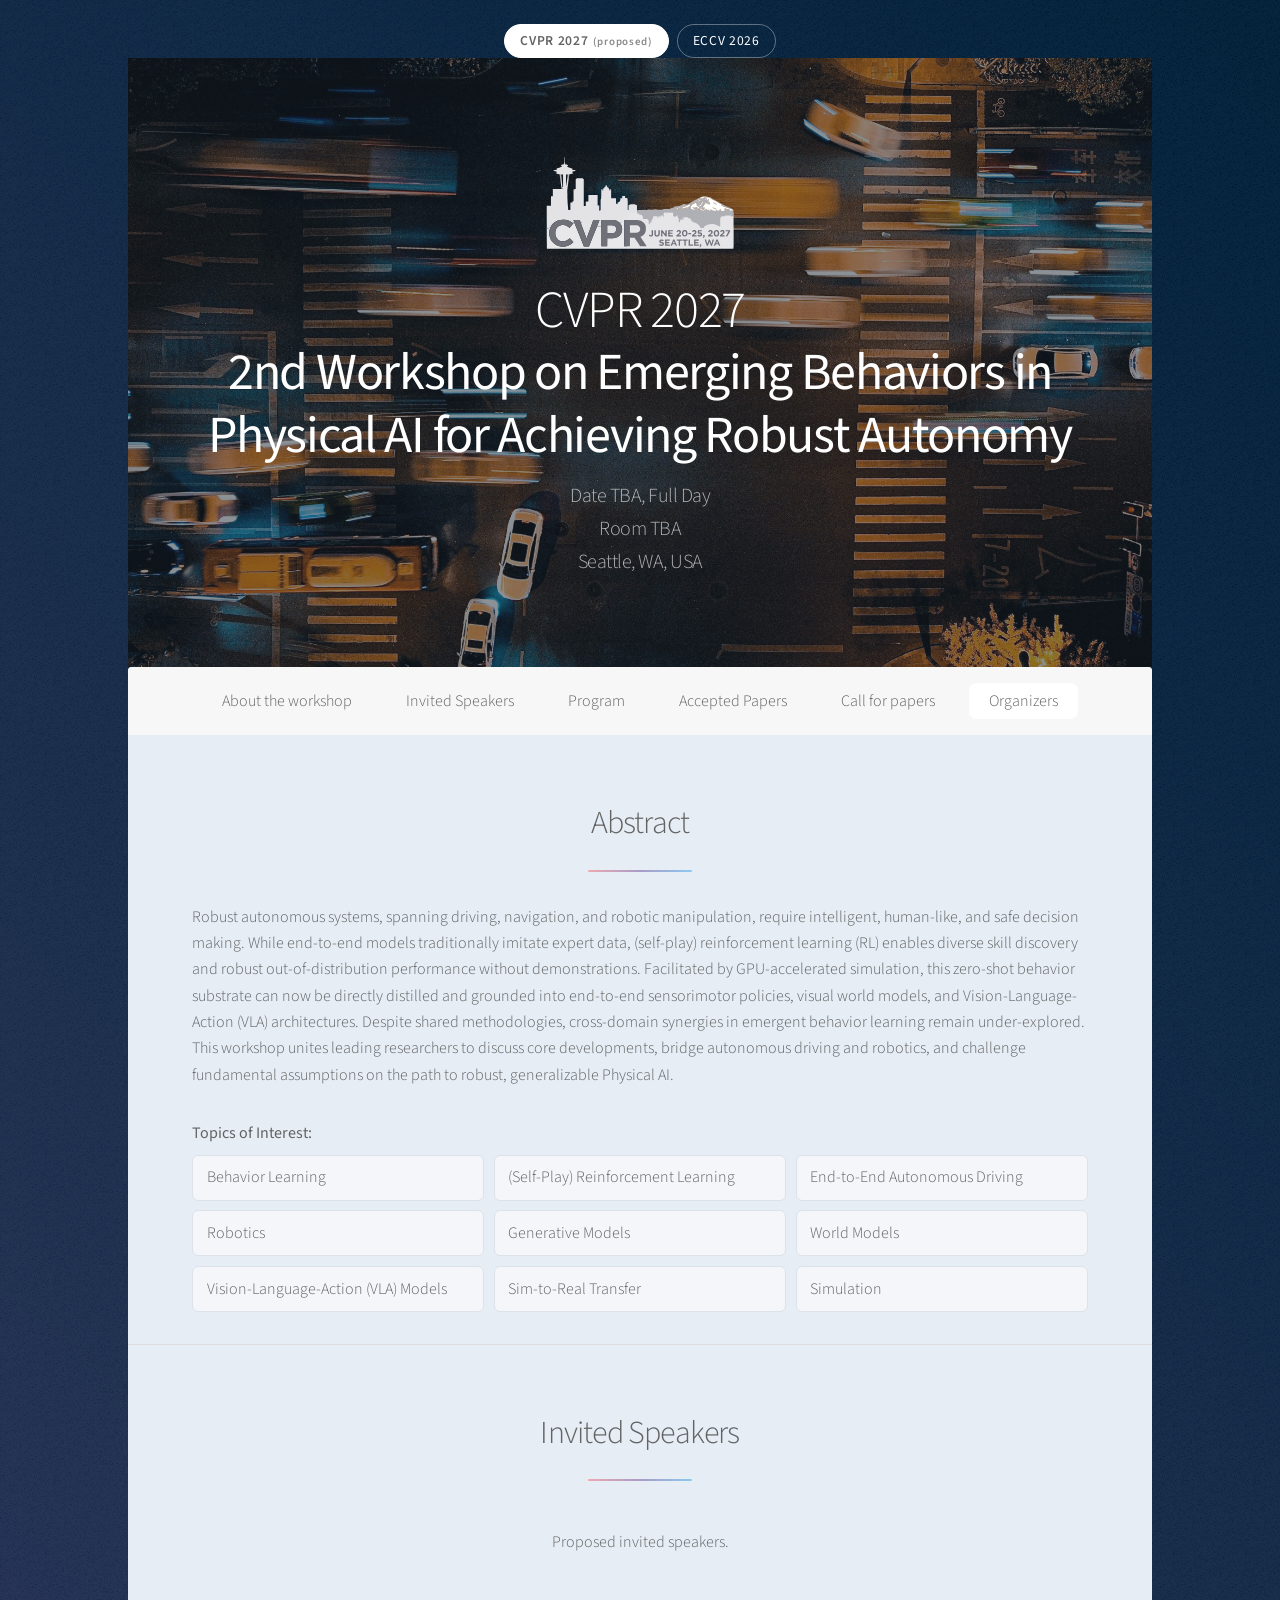
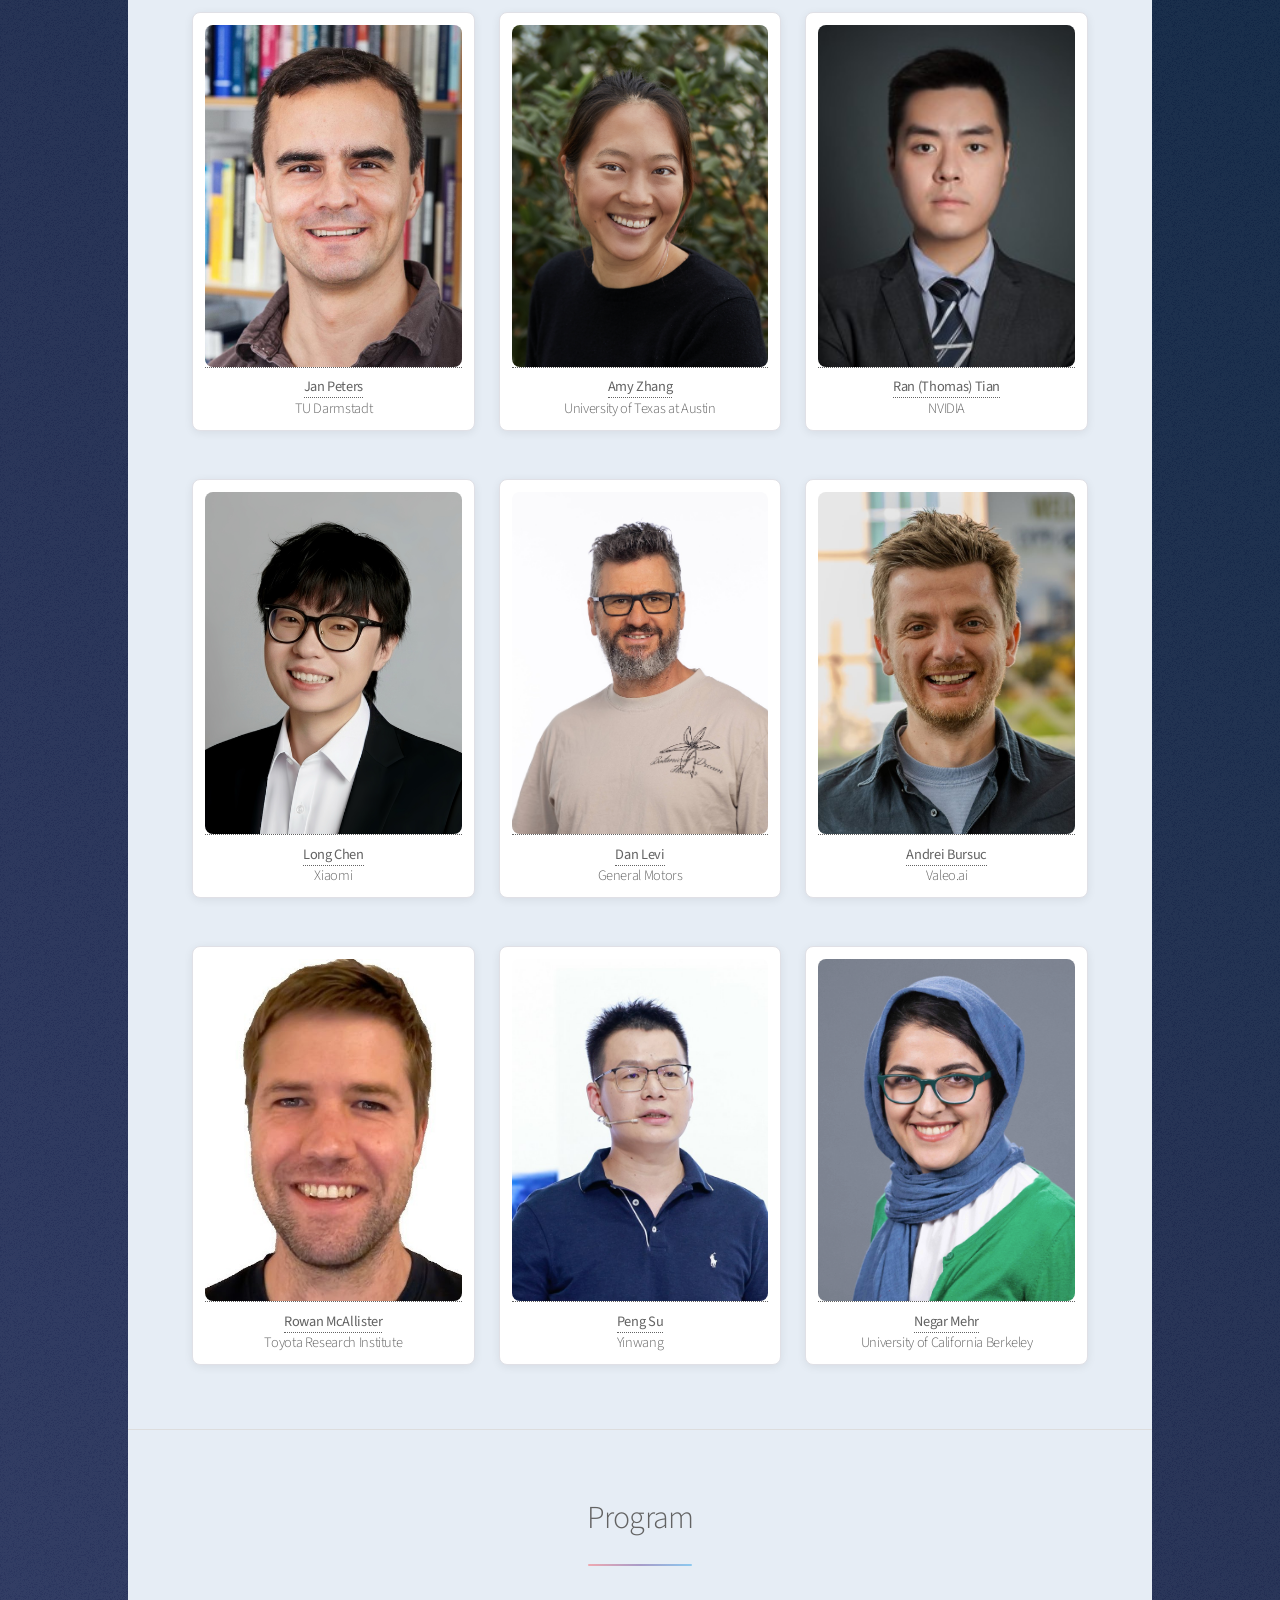
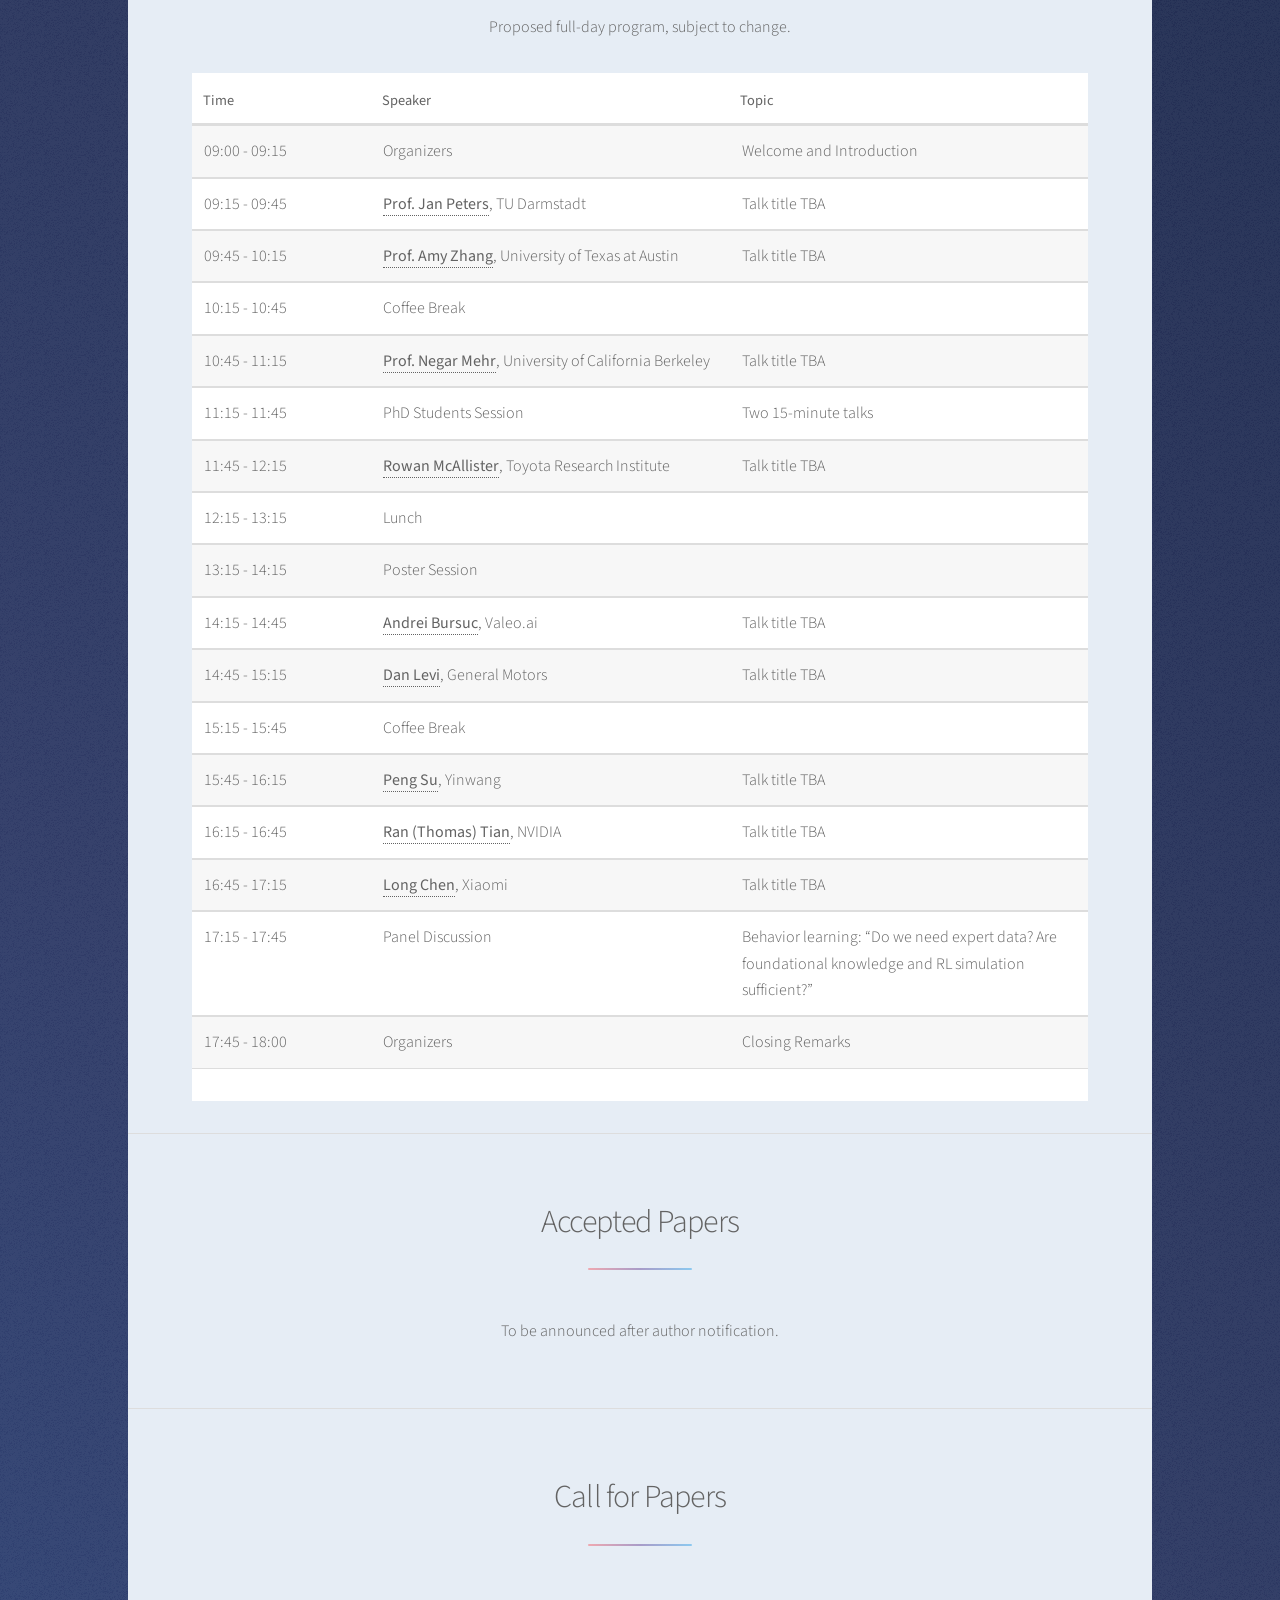
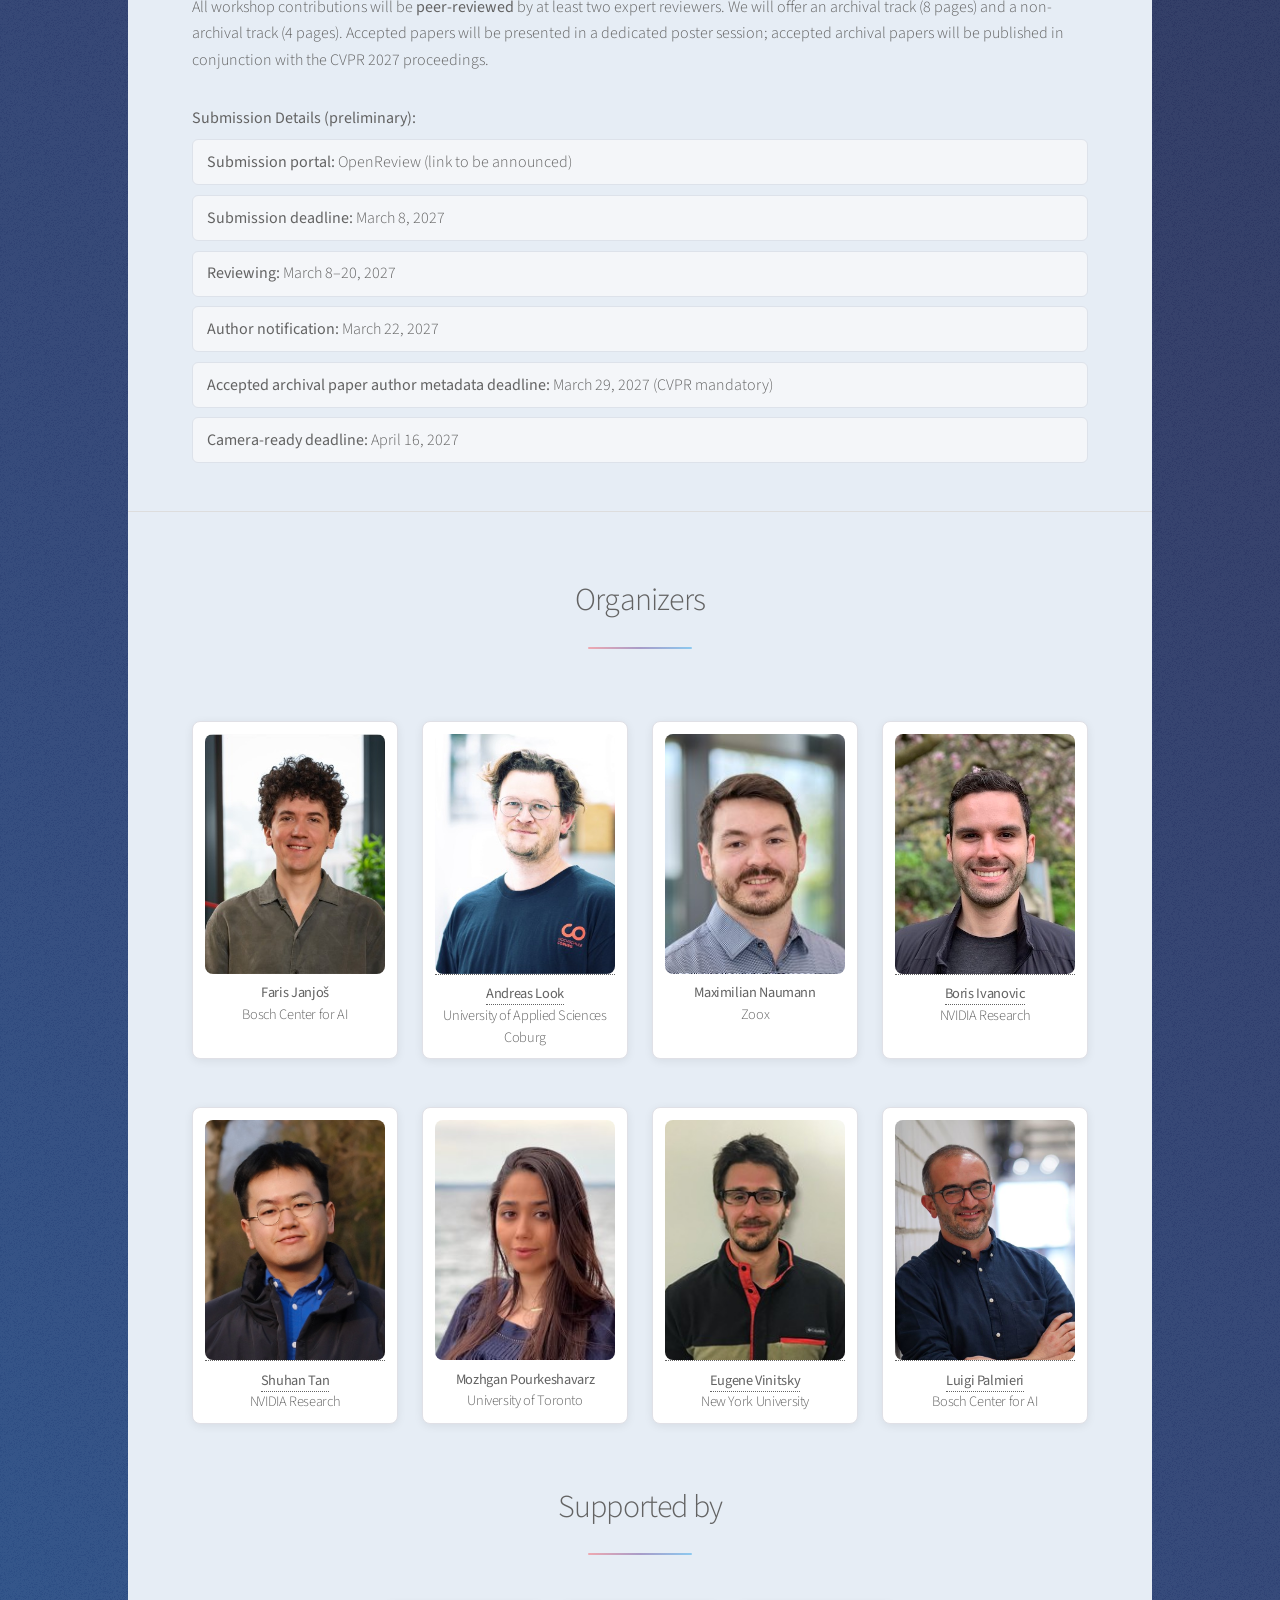
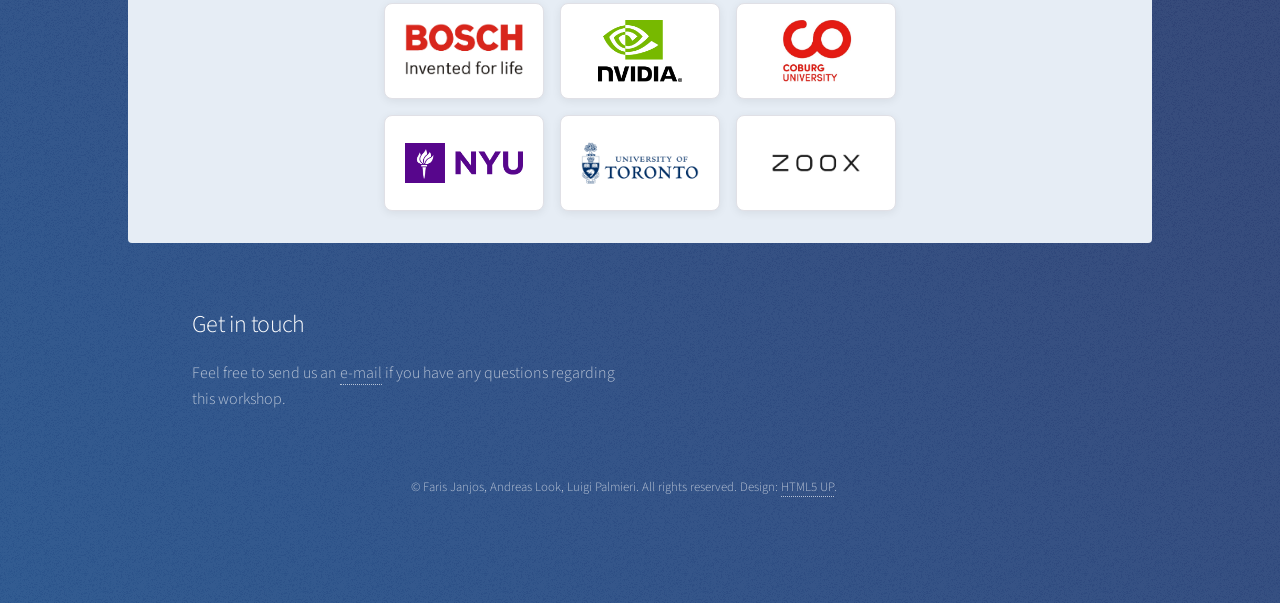
<file: 2027/index.html>
<!DOCTYPE HTML>
<!--
	Stellar by HTML5 UP
	html5up.net | @ajlkn
	Free for personal and commercial use under the CCA 3.0 license (html5up.net/license)
-->
<html>

<head>
	<title>2nd Workshop on Emerging Behaviors in Physical AI for Achieving Robust Autonomy</title>
	<meta charset="utf-8" />
	<meta name="viewport" content="width=device-width, initial-scale=1, user-scalable=no" />
	<link rel="stylesheet" href="../assets/css/main.css" />
	<link rel="stylesheet" href="../assets/css/editions.css" />
	<noscript>
		<link rel="stylesheet" href="../assets/css/noscript.css" />
	</noscript>
	<link rel="apple-touch-icon" sizes="180x180" href="../apple-touch-icon.png">
	<link rel="icon" type="image/png" sizes="32x32" href="../favicon-32x32.png">
	<link rel="icon" type="image/png" sizes="16x16" href="../favicon-16x16.png">
	<link rel="shortcut icon" type="image/x-icon" href="../favicon.ico">
    <style>
        .organizer-image {
            width: 100%;
            aspect-ratio: 3 / 4;
            object-fit: cover;
            display: block;
            border-radius: 4px;
        }
        .placeholder-image {
            display: flex;
            align-items: center;
            justify-content: center;
            background: #e6e9ef;
            color: #a5acb8;
            font-size: 3em;
        }
        .speaker-card, .organizer-card {
            background: #fff;
            border: 1px solid #e0e0e6;
            border-radius: 8px;
            box-shadow: 0 2px 10px rgba(0, 0, 0, 0.07);
            transition: box-shadow 0.2s ease, transform 0.2s ease;
            text-align: center;
            padding: 0.75em 0.75em 0;
            height: 100%;
            box-sizing: border-box;
        }
        .speaker-card:hover, .organizer-card:hover {
            box-shadow: 0 6px 20px rgba(0, 0, 0, 0.13);
            transform: translateY(-3px);
        }
        .speaker-card .image.fit,
        .organizer-card .image.fit {
            margin: 0;
        }
        .speaker-card .image.fit a,
        .organizer-card .image.fit a {
            display: block;
        }
        .speaker-card h5, .organizer-card h5 {
            padding: 0.6em 0.5em 0.7em;
            margin: 0;
        }
        #speakers .box.alt .row,
        #organizers .box.alt .row {
            justify-content: center;
        }
		#program .table-wrapper {
			background: #fff;
			padding-top: 1em;
		}
		.sponsor-logos {
			display: flex;
			flex-wrap: wrap;
			justify-content: center;
			gap: 1em;
			list-style: none;
			padding: 0;
			max-width: 32em;
			margin: 1.5em auto 0;
		}
		.sponsor-logos li {
			display: flex;
			align-items: center;
			justify-content: center;
			width: 10em;
			height: 6em;
			padding: 1em 1.25em;
			background: #fff;
			border: 1px solid #e0e0e6;
			border-radius: 8px;
			box-shadow: 0 2px 10px rgba(0, 0, 0, 0.07);
			box-sizing: border-box;
		}
		.sponsor-logos img {
			max-width: 100%;
			max-height: 100%;
			object-fit: contain;
		}
		#header.alt .logo.cvpr-logo img {
			width: min(13rem, 60vw);
			max-width: 100%;
		}
    </style>
</head>

<body class="is-preload">

	<!-- Wrapper -->
	<div id="wrapper">

		<!-- Edition tabs -->
		<ul class="edition-tabs" aria-label="Workshop editions">
			<li><a href="index.html" class="current" aria-current="page">CVPR 2027<span class="tag">(proposed)</span></a></li>
			<li><a href="../index.html">ECCV 2026</a></li>
		</ul>

		<!-- Header -->
		<header id="header" class="alt">
			<span class="logo cvpr-logo"><img src="../images/cvpr/Floating-Logo_Hero.svg" alt="CVPR 2027" /></span>
			<h1>CVPR 2027 <br /> <strong>2nd Workshop on Emerging Behaviors in Physical AI for Achieving Robust Autonomy</strong></h1>
			<p>Date TBA, Full Day<br>Room TBA<br>Seattle, WA, USA</p>
		</header>

		<!-- Nav -->
		<nav id="nav">
			<ul>
				<li><a href="#intro" class="active">About the workshop</a></li>
				<li><a href="#speakers">Invited Speakers</a></li>
				<li><a href="#program">Program</a></li>
				<li><a href="#accepted_papers">Accepted Papers</a></li>
				<li><a href="#call_for_papers">Call for papers</a></li>
				<li><a href="#organizers">Organizers</a></li>
			</ul>
		</nav>

		<!-- Main -->
		<div id="main">

			<!-- Introduction -->
			<section id="intro" class="main">
				<div class="spotlight">
					<div class="content">
						<header class="major special">
							<h2>Abstract</h2>
						</header>
						<p>
							Robust autonomous systems, spanning driving, navigation, and robotic manipulation, require intelligent, human-like, and safe decision making. While end-to-end models traditionally imitate expert data, (self-play) reinforcement learning (RL) enables diverse skill discovery and robust out-of-distribution performance without demonstrations. Facilitated by GPU-accelerated simulation, this zero-shot behavior substrate can now be directly distilled and grounded into end-to-end sensorimotor policies, visual world models, and Vision-Language-Action (VLA) architectures. Despite shared methodologies, cross-domain synergies in emergent behavior learning remain under-explored. This workshop unites leading researchers to discuss core developments, bridge autonomous driving and robotics, and challenge fundamental assumptions on the path to robust, generalizable Physical AI.
						</p>
					</div>
				</div>
				<p style="margin-bottom: 0.5em"><strong>Topics of Interest:</strong></p>
				<ul style="display: grid; grid-template-columns: repeat(auto-fit, minmax(14em, 1fr)); gap: 0.6em; list-style: none; padding: 0; margin: 0;">
					<li style="background: #f4f6f9; border: 1px solid #dde2ea; border-radius: 6px; padding: 0.55em 0.85em;">Behavior Learning</li>
					<li style="background: #f4f6f9; border: 1px solid #dde2ea; border-radius: 6px; padding: 0.55em 0.85em;">(Self-Play) Reinforcement Learning</li>
					<li style="background: #f4f6f9; border: 1px solid #dde2ea; border-radius: 6px; padding: 0.55em 0.85em;">End-to-End Autonomous Driving</li>
					<li style="background: #f4f6f9; border: 1px solid #dde2ea; border-radius: 6px; padding: 0.55em 0.85em;">Robotics</li>
					<li style="background: #f4f6f9; border: 1px solid #dde2ea; border-radius: 6px; padding: 0.55em 0.85em;">Generative Models</li>
					<li style="background: #f4f6f9; border: 1px solid #dde2ea; border-radius: 6px; padding: 0.55em 0.85em;">World Models</li>
					<li style="background: #f4f6f9; border: 1px solid #dde2ea; border-radius: 6px; padding: 0.55em 0.85em;">Vision-Language-Action (VLA) Models</li>
					<li style="background: #f4f6f9; border: 1px solid #dde2ea; border-radius: 6px; padding: 0.55em 0.85em;">Sim-to-Real Transfer</li>
					<li style="background: #f4f6f9; border: 1px solid #dde2ea; border-radius: 6px; padding: 0.55em 0.85em;">Simulation</li>
				</ul>
			</section>

			<section id="speakers" class="main style1">
				<div class="container">
					<header class="major special">
						<h2>Invited Speakers</h2>
					</header>
					<p style="text-align: center;">Proposed invited speakers.</p>
					<div class="box alt">
						<div class="row gtr-uniform" style="margin-top: 1.5em;">
							<div class="col-4">
								<div class="speaker-card">
									<span class="image fit"><a href="https://www.ias.informatik.tu-darmstadt.de/Member/JanPeters"><img class="organizer-image" src="../images/Speakers/jan_peters.png" alt="Jan Peters" /></a></span>
									<h5><a href="https://www.ias.informatik.tu-darmstadt.de/Member/JanPeters"><strong>Jan Peters</strong></a><br/>TU Darmstadt</h5>
								</div>
							</div>
							<div class="col-4">
								<div class="speaker-card">
									<span class="image fit"><a href="https://amyzhang.github.io/"><img class="organizer-image" src="../images/Speakers/amy_zhang.png" alt="Amy Zhang" /></a></span>
									<h5><a href="https://amyzhang.github.io/"><strong>Amy Zhang</strong></a><br/>University of Texas at Austin</h5>
								</div>
							</div>
							<div class="col-4">
								<div class="speaker-card">
									<span class="image fit"><a href="https://research.nvidia.com/labs/aspire/author/thomas-tian/"><img class="organizer-image" src="../images/Speakers/thomas_tian_v2.png" alt="Ran (Thomas) Tian" /></a></span>
									<h5><a href="https://research.nvidia.com/labs/aspire/author/thomas-tian/"><strong>Ran (Thomas) Tian</strong></a><br/>NVIDIA</h5>
								</div>
							</div>
						</div>
						<div class="row gtr-uniform" style="margin-top: 1.5em;">
							<div class="col-4">
								<div class="speaker-card">
									<span class="image fit"><a href="https://long.ooo/"><img class="organizer-image" src="../images/Speakers/long_chen.png" alt="Long Chen" /></a></span>
									<h5><a href="https://long.ooo/"><strong>Long Chen</strong></a><br/>Xiaomi</h5>
								</div>
							</div>
							<div class="col-4">
								<div class="speaker-card">
									<span class="image fit"><a href="https://sites.google.com/view/danlevi/home?pli=1&amp;authuser=0"><img class="organizer-image" src="../images/Speakers/dan_levi.png" alt="Dan Levi" /></a></span>
									<h5><a href="https://sites.google.com/view/danlevi/home?pli=1&amp;authuser=0"><strong>Dan Levi</strong></a><br/>General Motors</h5>
								</div>
							</div>
							<div class="col-4">
								<div class="speaker-card">
									<span class="image fit"><a href="https://abursuc.github.io/"><img class="organizer-image" src="../images/Speakers/andrei_bursuc.png" alt="Andrei Bursuc" /></a></span>
									<h5><a href="https://abursuc.github.io/"><strong>Andrei Bursuc</strong></a><br/>Valeo.ai</h5>
								</div>
							</div>
						</div>
						<div class="row gtr-uniform" style="margin-top: 1.5em;">
							<div class="col-4">
								<div class="speaker-card">
									<span class="image fit"><a href="https://rowanmcallister.github.io/"><img class="organizer-image" src="../images/Speakers/rowan_mcallister.jpg" alt="Rowan McAllister" /></a></span>
									<h5><a href="https://rowanmcallister.github.io/"><strong>Rowan McAllister</strong></a><br/>Toyota Research Institute</h5>
								</div>
							</div>
							<div class="col-4">
								<div class="speaker-card">
									<span class="image fit"><a href="https://www.linkedin.com/in/pengsu8/?locale=zh-cn"><img class="organizer-image" src="../images/Speakers/peng_su_cropped.jpg" alt="Peng Su" /></a></span>
									<h5><a href="https://www.linkedin.com/in/pengsu8/?locale=zh-cn"><strong>Peng Su</strong></a><br/>Yinwang</h5>
								</div>
							</div>
							<div class="col-4">
								<div class="speaker-card">
									<span class="image fit"><a href="https://negarmehr.com/"><img class="organizer-image" src="../images/Speakers/negar_mehr.png" alt="Negar Mehr" /></a></span>
									<h5><a href="https://negarmehr.com/"><strong>Negar Mehr</strong></a><br/>University of California Berkeley</h5>
								</div>
							</div>
						</div>
					</div>
				</div>
			</section>

			<section id="program" class="main style1">
				<div class="container">
					<header class="major special">
						<h2>Program</h2>
					</header>
					<p style="text-align: center;">Proposed full-day program, subject to change.</p>
					<div class="table-wrapper">
						<table>
							<thead>
								<tr>
									<th>Time</th>
									<th>Speaker</th>
									<th>Topic</th>
								</tr>
							</thead>
							<tbody>
								<tr>
									<td>09:00 - 09:15</td>
									<td>Organizers</td>
									<td>Welcome and Introduction</td>
								</tr>
								<tr>
									<td>09:15 - 09:45</td>
									<td><strong><a href="https://www.ias.informatik.tu-darmstadt.de/Member/JanPeters">Prof. Jan Peters</a></strong>, TU Darmstadt</td>
									<td>Talk title TBA</td>
								</tr>
								<tr>
									<td>09:45 - 10:15</td>
									<td><strong><a href="https://amyzhang.github.io/">Prof. Amy Zhang</a></strong>, University of Texas at Austin</td>
									<td>Talk title TBA</td>
								</tr>
								<tr>
									<td>10:15 - 10:45</td>
									<td>Coffee Break</td>
									<td></td>
								</tr>
								<tr>
									<td>10:45 - 11:15</td>
									<td><strong><a href="https://negarmehr.com/">Prof. Negar Mehr</a></strong>, University of California Berkeley</td>
									<td>Talk title TBA</td>
								</tr>
								<tr>
									<td>11:15 - 11:45</td>
									<td>PhD Students Session</td>
									<td>Two 15-minute talks</td>
								</tr>
								<tr>
									<td>11:45 - 12:15</td>
									<td><strong><a href="https://rowanmcallister.github.io/">Rowan McAllister</a></strong>, Toyota Research Institute</td>
									<td>Talk title TBA</td>
								</tr>
								<tr>
									<td>12:15 - 13:15</td>
									<td>Lunch</td>
									<td></td>
								</tr>
								<tr>
									<td>13:15 - 14:15</td>
									<td>Poster Session</td>
									<td></td>
								</tr>
								<tr>
									<td>14:15 - 14:45</td>
									<td><strong><a href="https://abursuc.github.io/">Andrei Bursuc</a></strong>, Valeo.ai</td>
									<td>Talk title TBA</td>
								</tr>
								<tr>
									<td>14:45 - 15:15</td>
									<td><strong><a href="https://sites.google.com/view/danlevi/home?pli=1&amp;authuser=0">Dan Levi</a></strong>, General Motors</td>
									<td>Talk title TBA</td>
								</tr>
								<tr>
									<td>15:15 - 15:45</td>
									<td>Coffee Break</td>
									<td></td>
								</tr>
								<tr>
									<td>15:45 - 16:15</td>
									<td><strong><a href="https://www.linkedin.com/in/pengsu8/?locale=zh-cn">Peng Su</a></strong>, Yinwang</td>
									<td>Talk title TBA</td>
								</tr>
								<tr>
									<td>16:15 - 16:45</td>
									<td><strong><a href="https://research.nvidia.com/labs/aspire/author/thomas-tian/">Ran (Thomas) Tian</a></strong>, NVIDIA</td>
									<td>Talk title TBA</td>
								</tr>
								<tr>
									<td>16:45 - 17:15</td>
									<td><strong><a href="https://long.ooo/">Long Chen</a></strong>, Xiaomi</td>
									<td>Talk title TBA</td>
								</tr>
								<tr>
									<td>17:15 - 17:45</td>
									<td>Panel Discussion</td>
									<td>Behavior learning: “Do we need expert data? Are foundational knowledge and RL simulation sufficient?”</td>
								</tr>
								<tr>
									<td>17:45 - 18:00</td>
									<td>Organizers</td>
									<td>Closing Remarks</td>
								</tr>
							</tbody>
						</table>
					</div>
				</div>
			</section>

			<section id="accepted_papers" class="main style1">
				<div class="container">
					<header class="major special">
						<h2>Accepted Papers</h2>
					</header>
					<p style="text-align: center;">To be announced after author notification.</p>
				</div>
			</section>

			<section id="call_for_papers" class="main">
			<div class="content">
                    <header class="major special">
                        <h2>Call for Papers</h2>
                    </header>
                    <p>
                        All workshop contributions will be <strong>peer-reviewed</strong> by at least two expert reviewers.
                        We will offer an archival track (8 pages) and a non-archival track (4 pages). Accepted papers will be presented in a dedicated poster session; accepted archival papers will be published in conjunction with the CVPR 2027 proceedings.
                    </p>
                    <p style="margin-bottom: 0.5em"><strong>Submission Details (preliminary):</strong></p>
                    <ul style="display: grid; grid-template-columns: 1fr; gap: 0.6em; list-style: none; padding: 0; margin: 0 0 1em;">
                        <li style="background: #f4f6f9; border: 1px solid #dde2ea; border-radius: 6px; padding: 0.55em 0.85em;"><strong>Submission portal:</strong> OpenReview (link to be announced)</li>
                        <li style="background: #f4f6f9; border: 1px solid #dde2ea; border-radius: 6px; padding: 0.55em 0.85em;"><strong>Submission deadline:</strong> March 8, 2027</li>
                        <li style="background: #f4f6f9; border: 1px solid #dde2ea; border-radius: 6px; padding: 0.55em 0.85em;"><strong>Reviewing:</strong> March 8–20, 2027</li>
                        <li style="background: #f4f6f9; border: 1px solid #dde2ea; border-radius: 6px; padding: 0.55em 0.85em;"><strong>Author notification:</strong> March 22, 2027</li>
                        <li style="background: #f4f6f9; border: 1px solid #dde2ea; border-radius: 6px; padding: 0.55em 0.85em;"><strong>Accepted archival paper author metadata deadline:</strong> March 29, 2027 (CVPR mandatory)</li>
                        <li style="background: #f4f6f9; border: 1px solid #dde2ea; border-radius: 6px; padding: 0.55em 0.85em;"><strong>Camera-ready deadline:</strong> April 16, 2027</li>
                    </ul>
                </div>
			</section>

			<section id="organizers" class="main style1">
				<div class="container">
					<header class="major special">
						<h2>Organizers</h2>
					</header>
					<div class="box alt">
						<div class="row gtr-uniform" style="margin-top: 1.5em;">
							<div class="col-3">
								<div class="organizer-card">
									<span class="image fit"><img class="organizer-image" src="../images/Organizers/faris_janjos.jpeg" alt="Faris Janjoš" /></span>
									<h5><strong>Faris Janjoš</strong><br/>Bosch Center for AI</h5>
								</div>
							</div>
							<div class="col-3">
								<div class="organizer-card">
									<span class="image fit"><a href="https://look-andreas.github.io/"><img class="organizer-image" src="../images/Organizers/look_andreas_cropped.png" alt="Andreas Look" /></a></span>
									<h5><a href="https://look-andreas.github.io/"><strong>Andreas Look</strong></a><br/>University of Applied Sciences Coburg</h5>
								</div>
							</div>
							<div class="col-3">
								<div class="organizer-card">
									<span class="image fit"><img class="organizer-image" src="../images/Organizers/max_naumann.jpg" alt="Maximilian Naumann" /></span>
									<h5><strong>Maximilian Naumann</strong><br/>Zoox</h5>
								</div>
							</div>
							<div class="col-3">
								<div class="organizer-card">
									<span class="image fit"><a href="https://www.borisivanovic.com/"><img class="organizer-image" src="../images/Organizers/boris_ivanovic.jpg" alt="Boris Ivanovic" /></a></span>
									<h5><a href="https://www.borisivanovic.com/"><strong>Boris Ivanovic</strong></a><br/>NVIDIA Research</h5>
								</div>
							</div>
						</div>
						<div class="row gtr-uniform" style="margin-top: 1.5em;">
							<div class="col-3">
								<div class="organizer-card">
									<span class="image fit"><a href="https://ariostgx.github.io/website/"><img class="organizer-image" src="../images/Organizers/shuhan_tan.jpg" alt="Shuhan Tan" /></a></span>
									<h5><a href="https://ariostgx.github.io/website/"><strong>Shuhan Tan</strong></a><br/>NVIDIA Research</h5>
								</div>
							</div>
							<div class="col-3">
								<div class="organizer-card">
									<span class="image fit"><img class="organizer-image" src="../images/Organizers/mozhgan_pourk.png" alt="Mozhgan Pourkeshavarz" /></span>
									<h5><strong>Mozhgan Pourkeshavarz</strong><br/>University of Toronto</h5>
								</div>
							</div>
							<div class="col-3">
								<div class="organizer-card">
									<span class="image fit"><a href="https://www.eugenevinitsky.com/"><img class="organizer-image" src="../images/Speakers/eugene_vinitsky.jpg" alt="Eugene Vinitsky" /></a></span>
									<h5><a href="https://www.eugenevinitsky.com/"><strong>Eugene Vinitsky</strong></a><br/>New York University</h5>
								</div>
							</div>
							<div class="col-3">
								<div class="organizer-card">
									<span class="image fit"><a href="https://palmieri.github.io/"><img class="organizer-image" src="../images/Organizers/palmieri_luigi.png" alt="Luigi Palmieri" /></a></span>
									<h5><a href="https://palmieri.github.io/"><strong>Luigi Palmieri</strong></a><br/>Bosch Center for AI</h5>
								</div>
							</div>
						</div>
					</div>
					</br>
					<header class="major special">
						<h2>Supported by</h2>
					</header>
					<ul class="sponsor-logos">
						<li><img src="../images/Affiliations/BoschLogo_cropped.jpg" alt="Bosch" /></li>
						<li><img src="../images/Affiliations/NVIDIA.png" alt="NVIDIA" /></li>
						<li><img src="../images/Affiliations/coburg.png" alt="Coburg University" /></li>
						<li><img src="../images/Affiliations/nyu.png" alt="New York University" /></li>
						<li><img src="../images/Affiliations/toronto.png" alt="University of Toronto" /></li>
						<li><img src="../images/Affiliations/Zoox_logo_2021.png" alt="Zoox" /></li>
					</ul>
				</div>
			</section>

		</div>

		<!-- Footer -->
		<footer id="footer">
			<section>
				<h2>Get in touch</h2>
				<p>
				Feel free to send us an
				<a href="mailto:faris.janjos@bosch.com,ev2237@nyu.edu?subject=EmergingAD%20CVPR%202027" target="_top">e-mail</a> if you have any questions regarding this workshop.
				</p>
			</section>
			<p class="copyright">&copy; Faris Janjos, Andreas Look, Luigi Palmieri. All rights reserved. Design: <a
					href="https://html5up.net">HTML5 UP</a>.</p>
		</footer>

	</div>

	<!-- Scripts -->
	<script src="../assets/js/jquery.min.js"></script>
	<script src="../assets/js/jquery.scrollex.min.js"></script>
	<script src="../assets/js/jquery.scrolly.min.js"></script>
	<script src="../assets/js/browser.min.js"></script>
	<script src="../assets/js/breakpoints.min.js"></script>
	<script src="../assets/js/util.js"></script>
	<script src="../assets/js/main.js"></script>

</body>

</html>
</file>
<file: assets/css/editions.css>
/* Edition tabs: switch between workshop editions (ECCV 2026, CVPR 2027, ...) */

	.edition-tabs {
		display: flex;
		flex-wrap: wrap;
		justify-content: center;
		gap: 0.5em;
		margin: 1.5em 0 0;
		padding: 0;
		list-style: none;
	}

	.edition-tabs li {
		padding: 0;
	}

	.edition-tabs a {
		display: inline-block;
		padding: 0.35em 1.1em;
		border: solid 1px rgba(255, 255, 255, 0.35);
		border-radius: 2em;
		color: #fff;
		font-size: 0.85em;
		font-weight: 400;
		letter-spacing: 0.05em;
		text-decoration: none;
		border-bottom: solid 1px rgba(255, 255, 255, 0.35);
		transition: background-color 0.2s ease, border-color 0.2s ease;
	}

	.edition-tabs a:hover {
		background-color: rgba(255, 255, 255, 0.1);
		border-color: rgba(255, 255, 255, 0.7);
		color: #fff !important;
	}

	.edition-tabs a.current {
		background-color: #fff;
		border-color: #fff;
		color: #636363;
		font-weight: 600;
	}

	.edition-tabs a.current:hover {
		color: #636363 !important;
	}

	.edition-tabs .tag {
		margin-left: 0.4em;
		font-size: 0.8em;
		opacity: 0.75;
	}
</file>
<file: assets/css/noscript.css>
/*
	Stellar by HTML5 UP
	html5up.net | @ajlkn
	Free for personal and commercial use under the CCA 3.0 license (html5up.net/license)
*/

/* Header */

	body.is-preload #header.alt > * {
		opacity: 1;
	}

	body.is-preload #header.alt .logo {
		-moz-transform: none;
		-webkit-transform: none;
		-ms-transform: none;
		transform: none;
	}
</file>
<file: assets/css/main.css>
@import url(fontawesome-all.min.css);
@import 'https://fonts.googleapis.com/css?family=Source+Sans+Pro:300,400';

/*
	Stellar by HTML5 UP
	html5up.net | @ajlkn
	Free for personal and commercial use under the CCA 3.0 license (html5up.net/license)
	LHMP 2022
*/

html, body, div, span, applet, object,
iframe, h1, h2, h3, h4, h5, h6, p, blockquote,
pre, a, abbr, acronym, address, big, cite,
code, del, dfn, em, img, ins, kbd, q, s, samp,
small, strike, strong, sub, sup, tt, var, b,
u, i, center, dl, dt, dd, ol, ul, li, fieldset,
form, label, legend, table, caption, tbody,
tfoot, thead, tr, th, td, article, aside,
canvas, details, embed, figure, figcaption,
footer, header, hgroup, menu, nav, output, ruby,
section, summary, time, mark, audio, video {
	margin: 0;
	padding: 0;
	border: 0;
	font-size: 100%;
	font: inherit;
	vertical-align: baseline;}

article, aside, details, figcaption, figure,
footer, header, hgroup, menu, nav, section {
	display: block;}

body {
	line-height: 1;
}

ol, ul {
	list-style: none;
}

blockquote, q {
	quotes: none;
}

	blockquote:before, blockquote:after, q:before, q:after {
		content: '';
		content: none;
	}

table {
	border-collapse: collapse;
	border-spacing: 0;
}

body {
	-webkit-text-size-adjust: none;
}

mark {
	background-color: transparent;
	color: inherit;
}

input::-moz-focus-inner {
	border: 0;
	padding: 0;
}

input, select, textarea {
	-moz-appearance: none;
	-webkit-appearance: none;
	-ms-appearance: none;
	appearance: none;
}

/* Basic */

	@-ms-viewport {
		width: device-width;
	}

	body {
		-ms-overflow-style: scrollbar;
	}

	@media screen and (max-width: 480px) {

		html, body {
			min-width: 320px;
		}

	}

	html {
		box-sizing: border-box;
	}

	*, *:before, *:after {
		box-sizing: inherit;
	}

	body {
		background-color: #2d5890;
		background-image: url("images/overlay.png"), -moz-linear-gradient(45deg, #2d5890, #315186, #334a7c, #334372, #333d68, #2e3961, #293459, #243052, #1b2c4b, #122845, #08233e, #001f37);
		background-image: url("images/overlay.png"), -webkit-linear-gradient(45deg, #2d5890, #315186, #334a7c, #334372, #333d68, #2e3961, #293459, #243052, #1b2c4b, #122845, #08233e, #001f37);
		background-image: url("images/overlay.png"), -ms-linear-gradient(45deg, #2d5890, #315186, #334a7c, #334372, #333d68, #2e3961, #293459, #243052, #1b2c4b, #122845, #08233e, #001f37);
		background-image: url("images/overlay.png"), linear-gradient(45deg, #2d5890, #315186, #334a7c, #334372, #333d68, #2e3961, #293459, #243052, #1b2c4b, #122845, #08233e, #001f37);
	}

		body.is-preload *, body.is-preload *:before, body.is-preload *:after {
			-moz-animation: none !important;
			-webkit-animation: none !important;
			-ms-animation: none !important;
			animation: none !important;
			-moz-transition: none !important;
			-webkit-transition: none !important;
			-ms-transition: none !important;
			transition: none !important;
		}

/* Type */

	body {
		background-color: #2d5890;
		color: rgba(255, 255, 255, 0.65);
	}

	body, input, select, textarea {
		font-family: "Source Sans Pro", Helvetica, sans-serif;
		font-size: 17pt;
		font-weight: 300;
		line-height: 1.65;
	}

		@media screen and (max-width: 1680px) {

			body, input, select, textarea {
				font-size: 14pt;
			}

		}

		@media screen and (max-width: 1280px) {

			body, input, select, textarea {
				font-size: 12pt;
			}

		}

		@media screen and (max-width: 360px) {

			body, input, select, textarea {
				font-size: 11pt;
			}

		}

	a {
		-moz-transition: color 0.2s ease, border-bottom 0.2s ease;
		-webkit-transition: color 0.2s ease, border-bottom 0.2s ease;
		-ms-transition: color 0.2s ease, border-bottom 0.2s ease;
		transition: color 0.2s ease, border-bottom 0.2s ease;
		text-decoration: none;
		border-bottom: dotted 1px;
		color: inherit;
	}

		a:hover {
			border-bottom-color: transparent;
		}

	strong, b {
		font-weight: 400;
	}

	em, i {
		font-style: italic;
	}

	p {
		margin: 0 0 2em 0;
	}

		p.content {
			-moz-columns: 20em 2;
			-webkit-columns: 20em 2;
			-ms-columns: 20em 2;
			columns: 20em 2;
			-moz-column-gap: 2em;
			-webkit-column-gap: 2em;
			-ms-column-gap: 2em;
			column-gap: 2em;
			text-align: justify;
		}

	h1, h2, h3, h4, h5, h6 {
		font-weight: 300;
		line-height: 1.5;
		margin: 0 0 0.7em 0;
		letter-spacing: -0.025em;
	}

		h1 a, h2 a, h3 a, h4 a, h5 a, h6 a {
			color: inherit;
			text-decoration: none;
		}

	h1 {
		font-size: 2.5em;
		line-height: 1.2;
	}

	h2 {
		font-size: 1.5em;
	}

	h3 {
		font-size: 1.25em;
	}

	h4 {
		font-size: 1.1em;
	}

	h5 {
		font-size: 0.9em;
	}

	h6 {
		font-size: 0.7em;
	}

	@media screen and (max-width: 736px) {

		h1 {
			font-size: 2em;
		}

	}

	sub {
		font-size: 0.8em;
		position: relative;
		top: 0.5em;
	}

	sup {
		font-size: 0.8em;
		position: relative;
		top: -0.5em;
	}

	blockquote {
		border-left: solid 4px;
		font-style: italic;
		margin: 0 0 2em 0;
		padding: 0.5em 0 0.5em 2em;
	}

	code {
		border-radius: 8px;
		border: solid 1px;
		font-family: "Courier New", monospace;
		font-size: 0.9em;
		margin: 0 0.25em;
		padding: 0.25em 0.65em;
	}

	pre {
		-webkit-overflow-scrolling: touch;
		font-family: "Courier New", monospace;
		font-size: 0.9em;
		margin: 0 0 2em 0;
	}

		pre code {
			display: block;
			line-height: 1.75;
			padding: 1em 1.5em;
			overflow-x: auto;
		}

	hr {
		border: 0;
		border-bottom: solid 1px;
		margin: 2em 0;
	}

		hr.major {
			margin: 3em 0;
		}

	.align-left {
		text-align: left;
	}

	.align-center {
		text-align: center;
	}

	.align-right {
		text-align: right;
	}

	input, select, textarea {
		color: #ffffff;
	}

	a:hover {
		color: #ffffff;
	}

	strong, b {
		color: #ffffff;
	}

	h1, h2, h3, h4, h5, h6 {
		color: #ffffff;
	}

	blockquote {
		border-left-color: rgba(255, 255, 255, 0.35);
	}

	code {
		background: rgba(255, 255, 255, 0.075);
		border-color: rgba(255, 255, 255, 0.35);
	}

	hr {
		border-bottom-color: rgba(255, 255, 255, 0.35);
	}

/* Row */

	.row {
		display: flex;
		flex-wrap: wrap;
		box-sizing: border-box;
		align-items: stretch;
	}

		.row > * {
			box-sizing: border-box;
		}

		.row.gtr-uniform > * > :last-child {
			margin-bottom: 0;
		}

		.row.aln-left {
			justify-content: flex-start;
		}

		.row.aln-center {
			justify-content: center;
		}

		.row.aln-right {
			justify-content: flex-end;
		}

		.row.aln-top {
			align-items: flex-start;
		}

		.row.aln-middle {
			align-items: center;
		}

		.row.aln-bottom {
			align-items: flex-end;
		}

		.row > .imp {
			order: -1;
		}

		.row > .col-1 {
			width: 8.33333%;
		}

		.row > .off-1 {
			margin-left: 8.33333%;
		}

		.row > .col-2 {
			width: 16.66667%;
			margin: 0px auto;
		}

		.row > .off-2 {
			margin-left: 16.66667%;
		}

		.row > .col-3 {
			width: 25%;
		}

		.row > .off-3 {
			margin-left: 25%;
		}

		.row > .col-4 {
			width: 33.33333%;
		}

		.row > .off-4 {
			margin-left: 33.33333%;
		}

		.row > .col-5 {
			width: 41.66667%;
		}

		.row > .off-5 {
			margin-left: 41.66667%;
		}

		.row > .col-6 {
			width: 50%;
		}

		.row > .off-6 {
			margin-left: 50%;
		}

		.row > .col-7 {
			width: 58.33333%;
		}

		.row > .off-7 {
			margin-left: 58.33333%;
		}

		.row > .col-8 {
			width: 66.66667%;
		}

		.row > .off-8 {
			margin-left: 66.66667%;
		}

		.row > .col-9 {
			width: 75%;
		}

		.row > .off-9 {
			margin-left: 75%;
		}

		.row > .col-10 {
			width: 83.33333%;
		}

		.row > .off-10 {
			margin-left: 83.33333%;
		}

		.row > .col-11 {
			width: 91.66667%;
		}

		.row > .off-11 {
			margin-left: 91.66667%;
		}

		.row > .col-12 {
			width: 100%;
		}

		.row > .off-12 {
			margin-left: 100%;
		}

		.row.gtr-0 {
			margin-top: 0;
			margin-left: 0em;
		}

			.row.gtr-0 > * {
				padding: 0 0 0 0em;
			}

			.row.gtr-0.gtr-uniform {
				margin-top: 0em;
			}

				.row.gtr-0.gtr-uniform > * {
					padding-top: 0em;
				}

		.row.gtr-25 {
			margin-top: 0;
			margin-left: -0.375em;
		}

			.row.gtr-25 > * {
				padding: 0 0 0 0.375em;
			}

			.row.gtr-25.gtr-uniform {
				margin-top: -0.375em;
			}

				.row.gtr-25.gtr-uniform > * {
					padding-top: 0.375em;
				}

		.row.gtr-50 {
			margin-top: 0;
			margin-left: -0.75em;
		}

			.row.gtr-50 > * {
				padding: 0 0 0 0.75em;
			}

			.row.gtr-50.gtr-uniform {
				margin-top: -0.75em;
			}

				.row.gtr-50.gtr-uniform > * {
					padding-top: 0.75em;
				}

		.row {
			margin-top: 0;
			margin-left: -1.5em;
		}

			.row > * {
				padding: 0 0 0 1.5em;
			}

			.row.gtr-uniform {
				margin-top: -1.5em;
			}

				.row.gtr-uniform > * {
					padding-top: 1.5em;
				}

		.row.gtr-150 {
			margin-top: 0;
			margin-left: -2.25em;
		}

			.row.gtr-150 > * {
				padding: 0 0 0 2.25em;
			}

			.row.gtr-150.gtr-uniform {
				margin-top: -2.25em;
			}

				.row.gtr-150.gtr-uniform > * {
					padding-top: 2.25em;
				}

		.row.gtr-200 {
			margin-top: 0;
			margin-left: -3em;
		}

			.row.gtr-200 > * {
				padding: 0 0 0 3em;
			}

			.row.gtr-200.gtr-uniform {
				margin-top: -3em;
			}

				.row.gtr-200.gtr-uniform > * {
					padding-top: 3em;
				}

		@media screen and (max-width: 1680px) {

			.row {
				display: flex;
				flex-wrap: wrap;
				box-sizing: border-box;
				align-items: stretch;
			}

				.row > * {
					box-sizing: border-box;
				}

				.row.gtr-uniform > * > :last-child {
					margin-bottom: 0;
				}

				.row.aln-left {
					justify-content: flex-start;
				}

				.row.aln-center {
					justify-content: center;
				}

				.row.aln-right {
					justify-content: flex-end;
				}

				.row.aln-top {
					align-items: flex-start;
				}

				.row.aln-middle {
					align-items: center;
				}

				.row.aln-bottom {
					align-items: flex-end;
				}

				.row > .imp-xlarge {
					order: -1;
				}

				.row > .col-1-xlarge {
					width: 8.33333%;
				}

				.row > .off-1-xlarge {
					margin-left: 8.33333%;
				}

				.row > .col-2-xlarge {
					width: 16.66667%;
				}

				.row > .off-2-xlarge {
					margin-left: 16.66667%;
				}

				.row > .col-3-xlarge {
					width: 25%;
				}

				.row > .off-3-xlarge {
					margin-left: 25%;
				}

				.row > .col-4-xlarge {
					width: 33.33333%;
				}

				.row > .off-4-xlarge {
					margin-left: 33.33333%;
				}

				.row > .col-5-xlarge {
					width: 41.66667%;
				}

				.row > .off-5-xlarge {
					margin-left: 41.66667%;
				}

				.row > .col-6-xlarge {
					width: 50%;
				}

				.row > .off-6-xlarge {
					margin-left: 50%;
				}

				.row > .col-7-xlarge {
					width: 58.33333%;
				}

				.row > .off-7-xlarge {
					margin-left: 58.33333%;
				}

				.row > .col-8-xlarge {
					width: 66.66667%;
				}

				.row > .off-8-xlarge {
					margin-left: 66.66667%;
				}

				.row > .col-9-xlarge {
					width: 75%;
				}

				.row > .off-9-xlarge {
					margin-left: 75%;
				}

				.row > .col-10-xlarge {
					width: 83.33333%;
				}

				.row > .off-10-xlarge {
					margin-left: 83.33333%;
				}

				.row > .col-11-xlarge {
					width: 91.66667%;
				}

				.row > .off-11-xlarge {
					margin-left: 91.66667%;
				}

				.row > .col-12-xlarge {
					width: 100%;
				}

				.row > .off-12-xlarge {
					margin-left: 100%;
				}

				.row.gtr-0 {
					margin-top: 0;
					margin-left: 0em;
				}

					.row.gtr-0 > * {
						padding: 0 0 0 0em;
					}

					.row.gtr-0.gtr-uniform {
						margin-top: 0em;
					}

						.row.gtr-0.gtr-uniform > * {
							padding-top: 0em;
						}

				.row.gtr-25 {
					margin-top: 0;
					margin-left: -0.375em;
				}

					.row.gtr-25 > * {
						padding: 0 0 0 0.375em;
					}

					.row.gtr-25.gtr-uniform {
						margin-top: -0.375em;
					}

						.row.gtr-25.gtr-uniform > * {
							padding-top: 0.375em;
						}

				.row.gtr-50 {
					margin-top: 0;
					margin-left: -0.75em;
				}

					.row.gtr-50 > * {
						padding: 0 0 0 0.75em;
					}

					.row.gtr-50.gtr-uniform {
						margin-top: -0.75em;
					}

						.row.gtr-50.gtr-uniform > * {
							padding-top: 0.75em;
						}

				.row {
					margin-top: 0;
					margin-left: -1.5em;
				}

					.row > * {
						padding: 0 0 0 1.5em;
					}

					.row.gtr-uniform {
						margin-top: -1.5em;
					}

						.row.gtr-uniform > * {
							padding-top: 1.5em;
						}

				.row.gtr-150 {
					margin-top: 0;
					margin-left: -2.25em;
				}

					.row.gtr-150 > * {
						padding: 0 0 0 2.25em;
					}

					.row.gtr-150.gtr-uniform {
						margin-top: -2.25em;
					}

						.row.gtr-150.gtr-uniform > * {
							padding-top: 2.25em;
						}

				.row.gtr-200 {
					margin-top: 0;
					margin-left: -3em;
				}

					.row.gtr-200 > * {
						padding: 0 0 0 3em;
					}

					.row.gtr-200.gtr-uniform {
						margin-top: -3em;
					}

						.row.gtr-200.gtr-uniform > * {
							padding-top: 3em;
						}

		}

		@media screen and (max-width: 1280px) {

			.row {
				display: flex;
				flex-wrap: wrap;
				box-sizing: border-box;
				align-items: stretch;
			}

				.row > * {
					box-sizing: border-box;
				}

				.row.gtr-uniform > * > :last-child {
					margin-bottom: 0;
				}

				.row.aln-left {
					justify-content: flex-start;
				}

				.row.aln-center {
					justify-content: center;
				}

				.row.aln-right {
					justify-content: flex-end;
				}

				.row.aln-top {
					align-items: flex-start;
				}

				.row.aln-middle {
					align-items: center;
				}

				.row.aln-bottom {
					align-items: flex-end;
				}

				.row > .imp-large {
					order: -1;
				}

				.row > .col-1-large {
					width: 8.33333%;
				}

				.row > .off-1-large {
					margin-left: 8.33333%;
				}

				.row > .col-2-large {
					width: 16.66667%;
				}

				.row > .off-2-large {
					margin-left: 16.66667%;
				}

				.row > .col-3-large {
					width: 25%;
				}

				.row > .off-3-large {
					margin-left: 25%;
				}

				.row > .col-4-large {
					width: 33.33333%;
				}

				.row > .off-4-large {
					margin-left: 33.33333%;
				}

				.row > .col-5-large {
					width: 41.66667%;
				}

				.row > .off-5-large {
					margin-left: 41.66667%;
				}

				.row > .col-6-large {
					width: 50%;
				}

				.row > .off-6-large {
					margin-left: 50%;
				}

				.row > .col-7-large {
					width: 58.33333%;
				}

				.row > .off-7-large {
					margin-left: 58.33333%;
				}

				.row > .col-8-large {
					width: 66.66667%;
				}

				.row > .off-8-large {
					margin-left: 66.66667%;
				}

				.row > .col-9-large {
					width: 75%;
				}

				.row > .off-9-large {
					margin-left: 75%;
				}

				.row > .col-10-large {
					width: 83.33333%;
				}

				.row > .off-10-large {
					margin-left: 83.33333%;
				}

				.row > .col-11-large {
					width: 91.66667%;
				}

				.row > .off-11-large {
					margin-left: 91.66667%;
				}

				.row > .col-12-large {
					width: 100%;
				}

				.row > .off-12-large {
					margin-left: 100%;
				}

				.row.gtr-0 {
					margin-top: 0;
					margin-left: 0em;
				}

					.row.gtr-0 > * {
						padding: 0 0 0 0em;
					}

					.row.gtr-0.gtr-uniform {
						margin-top: 0em;
					}

						.row.gtr-0.gtr-uniform > * {
							padding-top: 0em;
						}

				.row.gtr-25 {
					margin-top: 0;
					margin-left: -0.375em;
				}

					.row.gtr-25 > * {
						padding: 0 0 0 0.375em;
					}

					.row.gtr-25.gtr-uniform {
						margin-top: -0.375em;
					}

						.row.gtr-25.gtr-uniform > * {
							padding-top: 0.375em;
						}

				.row.gtr-50 {
					margin-top: 0;
					margin-left: -0.75em;
				}

					.row.gtr-50 > * {
						padding: 0 0 0 0.75em;
					}

					.row.gtr-50.gtr-uniform {
						margin-top: -0.75em;
					}

						.row.gtr-50.gtr-uniform > * {
							padding-top: 0.75em;
						}

				.row {
					margin-top: 0;
					margin-left: -1.5em;
				}

					.row > * {
						padding: 0 0 0 1.5em;
					}

					.row.gtr-uniform {
						margin-top: -1.5em;
					}

						.row.gtr-uniform > * {
							padding-top: 1.5em;
						}

				.row.gtr-150 {
					margin-top: 0;
					margin-left: -2.25em;
				}

					.row.gtr-150 > * {
						padding: 0 0 0 2.25em;
					}

					.row.gtr-150.gtr-uniform {
						margin-top: -2.25em;
					}

						.row.gtr-150.gtr-uniform > * {
							padding-top: 2.25em;
						}

				.row.gtr-200 {
					margin-top: 0;
					margin-left: -3em;
				}

					.row.gtr-200 > * {
						padding: 0 0 0 3em;
					}

					.row.gtr-200.gtr-uniform {
						margin-top: -3em;
					}

						.row.gtr-200.gtr-uniform > * {
							padding-top: 3em;
						}

		}

		@media screen and (max-width: 980px) {

			.row {
				display: flex;
				flex-wrap: wrap;
				box-sizing: border-box;
				align-items: stretch;
			}

				.row > * {
					box-sizing: border-box;
				}

				.row.gtr-uniform > * > :last-child {
					margin-bottom: 0;
				}

				.row.aln-left {
					justify-content: flex-start;
				}

				.row.aln-center {
					justify-content: center;
				}

				.row.aln-right {
					justify-content: flex-end;
				}

				.row.aln-top {
					align-items: flex-start;
				}

				.row.aln-middle {
					align-items: center;
				}

				.row.aln-bottom {
					align-items: flex-end;
				}

				.row > .imp-medium {
					order: -1;
				}

				.row > .col-1-medium {
					width: 8.33333%;
				}

				.row > .off-1-medium {
					margin-left: 8.33333%;
				}

				.row > .col-2-medium {
					width: 16.66667%;
				}

				.row > .off-2-medium {
					margin-left: 16.66667%;
				}

				.row > .col-3-medium {
					width: 25%;
				}

				.row > .off-3-medium {
					margin-left: 25%;
				}

				.row > .col-4-medium {
					width: 33.33333%;
				}

				.row > .off-4-medium {
					margin-left: 33.33333%;
				}

				.row > .col-5-medium {
					width: 41.66667%;
				}

				.row > .off-5-medium {
					margin-left: 41.66667%;
				}

				.row > .col-6-medium {
					width: 50%;
				}

				.row > .off-6-medium {
					margin-left: 50%;
				}

				.row > .col-7-medium {
					width: 58.33333%;
				}

				.row > .off-7-medium {
					margin-left: 58.33333%;
				}

				.row > .col-8-medium {
					width: 66.66667%;
				}

				.row > .off-8-medium {
					margin-left: 66.66667%;
				}

				.row > .col-9-medium {
					width: 75%;
				}

				.row > .off-9-medium {
					margin-left: 75%;
				}

				.row > .col-10-medium {
					width: 83.33333%;
				}

				.row > .off-10-medium {
					margin-left: 83.33333%;
				}

				.row > .col-11-medium {
					width: 91.66667%;
				}

				.row > .off-11-medium {
					margin-left: 91.66667%;
				}

				.row > .col-12-medium {
					width: 100%;
				}

				.row > .off-12-medium {
					margin-left: 100%;
				}

				.row.gtr-0 {
					margin-top: 0;
					margin-left: 0em;
				}

					.row.gtr-0 > * {
						padding: 0 0 0 0em;
					}

					.row.gtr-0.gtr-uniform {
						margin-top: 0em;
					}

						.row.gtr-0.gtr-uniform > * {
							padding-top: 0em;
						}

				.row.gtr-25 {
					margin-top: 0;
					margin-left: -0.375em;
				}

					.row.gtr-25 > * {
						padding: 0 0 0 0.375em;
					}

					.row.gtr-25.gtr-uniform {
						margin-top: -0.375em;
					}

						.row.gtr-25.gtr-uniform > * {
							padding-top: 0.375em;
						}

				.row.gtr-50 {
					margin-top: 0;
					margin-left: -0.75em;
				}

					.row.gtr-50 > * {
						padding: 0 0 0 0.75em;
					}

					.row.gtr-50.gtr-uniform {
						margin-top: -0.75em;
					}

						.row.gtr-50.gtr-uniform > * {
							padding-top: 0.75em;
						}

				.row {
					margin-top: 0;
					margin-left: -1.5em;
				}

					.row > * {
						padding: 0 0 0 1.5em;
					}

					.row.gtr-uniform {
						margin-top: -1.5em;
					}

						.row.gtr-uniform > * {
							padding-top: 1.5em;
						}

				.row.gtr-150 {
					margin-top: 0;
					margin-left: -2.25em;
				}

					.row.gtr-150 > * {
						padding: 0 0 0 2.25em;
					}

					.row.gtr-150.gtr-uniform {
						margin-top: -2.25em;
					}

						.row.gtr-150.gtr-uniform > * {
							padding-top: 2.25em;
						}

				.row.gtr-200 {
					margin-top: 0;
					margin-left: -3em;
				}

					.row.gtr-200 > * {
						padding: 0 0 0 3em;
					}

					.row.gtr-200.gtr-uniform {
						margin-top: -3em;
					}

						.row.gtr-200.gtr-uniform > * {
							padding-top: 3em;
						}

		}

		@media screen and (max-width: 736px) {

			.row {
				display: flex;
				flex-wrap: wrap;
				box-sizing: border-box;
				align-items: stretch;
			}

				.row > * {
					box-sizing: border-box;
				}

				.row.gtr-uniform > * > :last-child {
					margin-bottom: 0;
				}

				.row.aln-left {
					justify-content: flex-start;
				}

				.row.aln-center {
					justify-content: center;
				}

				.row.aln-right {
					justify-content: flex-end;
				}

				.row.aln-top {
					align-items: flex-start;
				}

				.row.aln-middle {
					align-items: center;
				}

				.row.aln-bottom {
					align-items: flex-end;
				}

				.row > .imp-small {
					order: -1;
				}

				.row > .col-1-small {
					width: 8.33333%;
				}

				.row > .off-1-small {
					margin-left: 8.33333%;
				}

				.row > .col-2-small {
					width: 16.66667%;
				}

				.row > .off-2-small {
					margin-left: 16.66667%;
				}

				.row > .col-3-small {
					width: 25%;
				}

				.row > .off-3-small {
					margin-left: 25%;
				}

				.row > .col-4-small {
					width: 33.33333%;
				}

				.row > .off-4-small {
					margin-left: 33.33333%;
				}

				.row > .col-5-small {
					width: 41.66667%;
				}

				.row > .off-5-small {
					margin-left: 41.66667%;
				}

				.row > .col-6-small {
					width: 50%;
				}

				.row > .off-6-small {
					margin-left: 50%;
				}

				.row > .col-7-small {
					width: 58.33333%;
				}

				.row > .off-7-small {
					margin-left: 58.33333%;
				}

				.row > .col-8-small {
					width: 66.66667%;
				}

				.row > .off-8-small {
					margin-left: 66.66667%;
				}

				.row > .col-9-small {
					width: 75%;
				}

				.row > .off-9-small {
					margin-left: 75%;
				}

				.row > .col-10-small {
					width: 83.33333%;
				}

				.row > .off-10-small {
					margin-left: 83.33333%;
				}

				.row > .col-11-small {
					width: 91.66667%;
				}

				.row > .off-11-small {
					margin-left: 91.66667%;
				}

				.row > .col-12-small {
					width: 100%;
				}

				.row > .off-12-small {
					margin-left: 100%;
				}

				.row.gtr-0 {
					margin-top: 0;
					margin-left: 0em;
				}

					.row.gtr-0 > * {
						padding: 0 0 0 0em;
					}

					.row.gtr-0.gtr-uniform {
						margin-top: 0em;
					}

						.row.gtr-0.gtr-uniform > * {
							padding-top: 0em;
						}

				.row.gtr-25 {
					margin-top: 0;
					margin-left: -0.25em;
				}

					.row.gtr-25 > * {
						padding: 0 0 0 0.25em;
					}

					.row.gtr-25.gtr-uniform {
						margin-top: -0.25em;
					}

						.row.gtr-25.gtr-uniform > * {
							padding-top: 0.25em;
						}

				.row.gtr-50 {
					margin-top: 0;
					margin-left: -0.5em;
				}

					.row.gtr-50 > * {
						padding: 0 0 0 0.5em;
					}

					.row.gtr-50.gtr-uniform {
						margin-top: -0.5em;
					}

						.row.gtr-50.gtr-uniform > * {
							padding-top: 0.5em;
						}

				.row {
					margin-top: 0;
					margin-left: -1em;
				}

					.row > * {
						padding: 0 0 0 1em;
					}

					.row.gtr-uniform {
						margin-top: -1em;
					}

						.row.gtr-uniform > * {
							padding-top: 1em;
						}

				.row.gtr-150 {
					margin-top: 0;
					margin-left: -1.5em;
				}

					.row.gtr-150 > * {
						padding: 0 0 0 1.5em;
					}

					.row.gtr-150.gtr-uniform {
						margin-top: -1.5em;
					}

						.row.gtr-150.gtr-uniform > * {
							padding-top: 1.5em;
						}

				.row.gtr-200 {
					margin-top: 0;
					margin-left: -2em;
				}

					.row.gtr-200 > * {
						padding: 0 0 0 2em;
					}

					.row.gtr-200.gtr-uniform {
						margin-top: -2em;
					}

						.row.gtr-200.gtr-uniform > * {
							padding-top: 2em;
						}

		}

		@media screen and (max-width: 480px) {

			.row {
				display: flex;
				flex-wrap: wrap;
				box-sizing: border-box;
				align-items: stretch;
			}

				.row > * {
					box-sizing: border-box;
				}

				.row.gtr-uniform > * > :last-child {
					margin-bottom: 0;
				}

				.row.aln-left {
					justify-content: flex-start;
				}

				.row.aln-center {
					justify-content: center;
				}

				.row.aln-right {
					justify-content: flex-end;
				}

				.row.aln-top {
					align-items: flex-start;
				}

				.row.aln-middle {
					align-items: center;
				}

				.row.aln-bottom {
					align-items: flex-end;
				}

				.row > .imp-xsmall {
					order: -1;
				}

				.row > .col-1-xsmall {
					width: 8.33333%;
				}

				.row > .off-1-xsmall {
					margin-left: 8.33333%;
				}

				.row > .col-2-xsmall {
					width: 16.66667%;
				}

				.row > .off-2-xsmall {
					margin-left: 16.66667%;
				}

				.row > .col-3-xsmall {
					width: 25%;
				}

				.row > .off-3-xsmall {
					margin-left: 25%;
				}

				.row > .col-4-xsmall {
					width: 33.33333%;
				}

				.row > .off-4-xsmall {
					margin-left: 33.33333%;
				}

				.row > .col-5-xsmall {
					width: 41.66667%;
				}

				.row > .off-5-xsmall {
					margin-left: 41.66667%;
				}

				.row > .col-6-xsmall {
					width: 50%;
				}

				.row > .off-6-xsmall {
					margin-left: 50%;
				}

				.row > .col-7-xsmall {
					width: 58.33333%;
				}

				.row > .off-7-xsmall {
					margin-left: 58.33333%;
				}

				.row > .col-8-xsmall {
					width: 66.66667%;
				}

				.row > .off-8-xsmall {
					margin-left: 66.66667%;
				}

				.row > .col-9-xsmall {
					width: 75%;
				}

				.row > .off-9-xsmall {
					margin-left: 75%;
				}

				.row > .col-10-xsmall {
					width: 83.33333%;
				}

				.row > .off-10-xsmall {
					margin-left: 83.33333%;
				}

				.row > .col-11-xsmall {
					width: 91.66667%;
				}

				.row > .off-11-xsmall {
					margin-left: 91.66667%;
				}

				.row > .col-12-xsmall {
					width: 100%;
				}

				.row > .off-12-xsmall {
					margin-left: 100%;
				}

				.row.gtr-0 {
					margin-top: 0;
					margin-left: 0em;
				}

					.row.gtr-0 > * {
						padding: 0 0 0 0em;
					}

					.row.gtr-0.gtr-uniform {
						margin-top: 0em;
					}

						.row.gtr-0.gtr-uniform > * {
							padding-top: 0em;
						}

				.row.gtr-25 {
					margin-top: 0;
					margin-left: -0.3125em;
				}

					.row.gtr-25 > * {
						padding: 0 0 0 0.3125em;
					}

					.row.gtr-25.gtr-uniform {
						margin-top: -0.3125em;
					}

						.row.gtr-25.gtr-uniform > * {
							padding-top: 0.3125em;
						}

				.row.gtr-50 {
					margin-top: 0;
					margin-left: -0.625em;
				}

					.row.gtr-50 > * {
						padding: 0 0 0 0.625em;
					}

					.row.gtr-50.gtr-uniform {
						margin-top: -0.625em;
					}

						.row.gtr-50.gtr-uniform > * {
							padding-top: 0.625em;
						}

				.row {
					margin-top: 0;
					margin-left: -1.25em;
				}

					.row > * {
						padding: 0 0 0 1.25em;
					}

					.row.gtr-uniform {
						margin-top: -1.25em;
					}

						.row.gtr-uniform > * {
							padding-top: 1.25em;
						}

				.row.gtr-150 {
					margin-top: 0;
					margin-left: -1.875em;
				}

					.row.gtr-150 > * {
						padding: 0 0 0 1.875em;
					}

					.row.gtr-150.gtr-uniform {
						margin-top: -1.875em;
					}

						.row.gtr-150.gtr-uniform > * {
							padding-top: 1.875em;
						}

				.row.gtr-200 {
					margin-top: 0;
					margin-left: -2.5em;
				}

					.row.gtr-200 > * {
						padding: 0 0 0 2.5em;
					}

					.row.gtr-200.gtr-uniform {
						margin-top: -2.5em;
					}

						.row.gtr-200.gtr-uniform > * {
							padding-top: 2.5em;
						}

		}

/* Box */

	.box {
		border-radius: 8px;
		border: solid;
		margin-bottom: 2em;
		padding: 1.5em;
	}

		.box > :last-child,
		.box > :last-child > :last-child,
		.box > :last-child > :last-child > :last-child {
			margin-bottom: 0;
		}

		.box.alt {
			border: 0;
			border-radius: 0;
			padding: 0;
		}

	.box {
		border-color: rgba(255, 255, 255, 0.35);
	}

/* Button */

	input[type="submit"],
	input[type="reset"],
	input[type="button"],
	button,
	.button {
		-moz-appearance: none;
		-webkit-appearance: none;
		-ms-appearance: none;
		appearance: none;
		-moz-transition: background-color 0.2s ease-in-out, color 0.2s ease-in-out;
		-webkit-transition: background-color 0.2s ease-in-out, color 0.2s ease-in-out;
		-ms-transition: background-color 0.2s ease-in-out, color 0.2s ease-in-out;
		transition: background-color 0.2s ease-in-out, color 0.2s ease-in-out;
		border-radius: 8px;
		border: 0;
		cursor: pointer;
		display: inline-block;
		font-weight: 300;
		height: 2.75em;
		line-height: 2.75em;
		min-width: 9.25em;
		padding: 0 1.5em;
		text-align: center;
		text-decoration: none;
		white-space: nowrap;
	}

		input[type="submit"].icon,
		input[type="reset"].icon,
		input[type="button"].icon,
		button.icon,
		.button.icon {
			padding-left: 1.35em;
		}

			input[type="submit"].icon:before,
			input[type="reset"].icon:before,
			input[type="button"].icon:before,
			button.icon:before,
			.button.icon:before {
				margin-right: 0.5em;
			}

		input[type="submit"].fit,
		input[type="reset"].fit,
		input[type="button"].fit,
		button.fit,
		.button.fit {
			width: 100%;
		}

		input[type="submit"].small,
		input[type="reset"].small,
		input[type="button"].small,
		button.small,
		.button.small {
			font-size: 0.8em;
		}

		input[type="submit"].large,
		input[type="reset"].large,
		input[type="button"].large,
		button.large,
		.button.large {
			font-size: 1.35em;
		}

		input[type="submit"].disabled, input[type="submit"]:disabled,
		input[type="reset"].disabled,
		input[type="reset"]:disabled,
		input[type="button"].disabled,
		input[type="button"]:disabled,
		button.disabled,
		button:disabled,
		.button.disabled,
		.button:disabled {
			pointer-events: none;
			opacity: 0.25;
		}

		@media screen and (max-width: 736px) {

			input[type="submit"],
			input[type="reset"],
			input[type="button"],
			button,
			.button {
				min-width: 0;
			}

		}

	input[type="submit"],
	input[type="reset"],
	input[type="button"],
	button,
	.button {
		background-color: transparent;
		box-shadow: inset 0 0 0 1px rgba(255, 255, 255, 0.35);
		color: #ffffff !important;
	}

		input[type="submit"]:hover,
		input[type="reset"]:hover,
		input[type="button"]:hover,
		button:hover,
		.button:hover {
			background-color: rgba(255, 255, 255, 0.075);
		}

		input[type="submit"]:active,
		input[type="reset"]:active,
		input[type="button"]:active,
		button:active,
		.button:active {
			background-color: rgba(255, 255, 255, 0.2);
		}

		input[type="submit"].icon:before,
		input[type="reset"].icon:before,
		input[type="button"].icon:before,
		button.icon:before,
		.button.icon:before {
			color: rgba(255, 255, 255, 0.5);
		}

		input[type="submit"].primary,
		input[type="reset"].primary,
		input[type="button"].primary,
		button.primary,
		.button.primary {
			background-color: #8cc9f0;
			color: #ffffff !important;
			box-shadow: none;
		}

			input[type="submit"].primary:hover,
			input[type="reset"].primary:hover,
			input[type="button"].primary:hover,
			button.primary:hover,
			.button.primary:hover {
				background-color: #9acff2;
			}

			input[type="submit"].primary:active,
			input[type="reset"].primary:active,
			input[type="button"].primary:active,
			button.primary:active,
			.button.primary:active {
				background-color: #7ec3ee;
			}

			input[type="submit"].primary.icon:before,
			input[type="reset"].primary.icon:before,
			input[type="button"].primary.icon:before,
			button.primary.icon:before,
			.button.primary.icon:before {
				color: #ffffff !important;
			}

/* Form */

	form {
		margin: 0 0 2em 0;
	}

	label {
		display: block;
		font-size: 0.9em;
		font-weight: 400;
		margin: 0 0 1em 0;
	}

	input[type="text"],
	input[type="password"],
	input[type="email"],
	select,
	textarea {
		-moz-appearance: none;
		-webkit-appearance: none;
		-ms-appearance: none;
		appearance: none;
		border-radius: 8px;
		border: solid 1px;
		color: inherit;
		display: block;
		outline: 0;
		padding: 0 1em;
		text-decoration: none;
		width: 100%;
	}

		input[type="text"]:invalid,
		input[type="password"]:invalid,
		input[type="email"]:invalid,
		select:invalid,
		textarea:invalid {
			box-shadow: none;
		}

	select {
		background-size: 1.25rem;
		background-repeat: no-repeat;
		background-position: calc(100% - 1rem) center;
		height: 2.75em;
		padding-right: 2.75em;
		text-overflow: ellipsis;
	}

		select:focus::-ms-value {
			background-color: transparent;
		}

		select::-ms-expand {
			display: none;
		}

	input[type="text"],
	input[type="password"],
	input[type="email"],
	select {
		height: 2.75em;
	}

	textarea {
		padding: 0.75em 1em;
	}

	input[type="checkbox"],
	input[type="radio"] {
		-moz-appearance: none;
		-webkit-appearance: none;
		-ms-appearance: none;
		appearance: none;
		display: block;
		float: left;
		margin-right: -2em;
		opacity: 0;
		width: 1em;
		z-index: -1;
	}

		input[type="checkbox"] + label,
		input[type="radio"] + label {
			text-decoration: none;
			cursor: pointer;
			display: inline-block;
			font-size: 1em;
			font-weight: 300;
			padding-left: 2.4em;
			padding-right: 0.75em;
			position: relative;
		}

			input[type="checkbox"] + label:before,
			input[type="radio"] + label:before {
				-moz-osx-font-smoothing: grayscale;
				-webkit-font-smoothing: antialiased;
				display: inline-block;
				font-style: normal;
				font-variant: normal;
				text-rendering: auto;
				line-height: 1;
				text-transform: none !important;
				font-family: 'Font Awesome 5 Free';
				font-weight: 900;
			}

			input[type="checkbox"] + label:before,
			input[type="radio"] + label:before {
				border-radius: 8px;
				border: solid 1px;
				content: '';
				display: inline-block;
				font-size: 0.8em;
				height: 2.0625em;
				left: 0;
				line-height: 2.0625em;
				position: absolute;
				text-align: center;
				top: 0;
				width: 2.0625em;
			}

		input[type="checkbox"]:checked + label:before,
		input[type="radio"]:checked + label:before {
			content: '\f00c';
		}

	input[type="checkbox"] + label:before {
		border-radius: 8px;
	}

	input[type="radio"] + label:before {
		border-radius: 100%;
	}

	::-webkit-input-placeholder {
		opacity: 1.0;
	}

	:-moz-placeholder {
		opacity: 1.0;
	}

	::-moz-placeholder {
		opacity: 1.0;
	}

	:-ms-input-placeholder {
		opacity: 1.0;
	}

	label {
		color: #ffffff;
	}

	input[type="text"],
	input[type="password"],
	input[type="email"],
	select,
	textarea {
		background-color: rgba(255, 255, 255, 0.075);
		border-color: rgba(255, 255, 255, 0.35);
	}

		input[type="text"]:focus,
		input[type="password"]:focus,
		input[type="email"]:focus,
		select:focus,
		textarea:focus {
			border-color: #8cc9f0;
			box-shadow: 0 0 0 1px #8cc9f0;
		}

	select {
		background-image: url("data:image/svg+xml;charset=utf8,%3Csvg xmlns='http://www.w3.org/2000/svg' width='40' height='40' preserveAspectRatio='none' viewBox='0 0 40 40'%3E%3Cpath d='M9.4,12.3l10.4,10.4l10.4-10.4c0.2-0.2,0.5-0.4,0.9-0.4c0.3,0,0.6,0.1,0.9,0.4l3.3,3.3c0.2,0.2,0.4,0.5,0.4,0.9 c0,0.4-0.1,0.6-0.4,0.9L20.7,31.9c-0.2,0.2-0.5,0.4-0.9,0.4c-0.3,0-0.6-0.1-0.9-0.4L4.3,17.3c-0.2-0.2-0.4-0.5-0.4-0.9 c0-0.4,0.1-0.6,0.4-0.9l3.3-3.3c0.2-0.2,0.5-0.4,0.9-0.4S9.1,12.1,9.4,12.3z' fill='rgba(255, 255, 255, 0.35)' /%3E%3C/svg%3E");
	}

		select option {
			color: #ffffff;
			background: #935d8c;
		}

	input[type="checkbox"] + label,
	input[type="radio"] + label {
		color: rgba(255, 255, 255, 0.65);
	}

		input[type="checkbox"] + label:before,
		input[type="radio"] + label:before {
			background: rgba(255, 255, 255, 0.075);
			border-color: rgba(255, 255, 255, 0.35);
		}

	input[type="checkbox"]:checked + label:before,
	input[type="radio"]:checked + label:before {
		background-color: #ffffff;
		border-color: #ffffff;
		color: #935d8c;
	}

	input[type="checkbox"]:focus + label:before,
	input[type="radio"]:focus + label:before {
		border-color: #8cc9f0;
		box-shadow: 0 0 0 1px #8cc9f0;
	}

	::-webkit-input-placeholder {
		color: rgba(255, 255, 255, 0.5) !important;
	}

	:-moz-placeholder {
		color: rgba(255, 255, 255, 0.5) !important;
	}

	::-moz-placeholder {
		color: rgba(255, 255, 255, 0.5) !important;
	}

	:-ms-input-placeholder {
		color: rgba(255, 255, 255, 0.5) !important;
	}

	.formerize-placeholder {
		color: rgba(255, 255, 255, 0.5) !important;
	}

/* Icon */

	.icon {
		text-decoration: none;
		-moz-transition: background-color 0.2s ease-in-out, color 0.2s ease-in-out;
		-webkit-transition: background-color 0.2s ease-in-out, color 0.2s ease-in-out;
		-ms-transition: background-color 0.2s ease-in-out, color 0.2s ease-in-out;
		transition: background-color 0.2s ease-in-out, color 0.2s ease-in-out;
		border-bottom: none;
		position: relative;
	}

		.icon:before {
			-moz-osx-font-smoothing: grayscale;
			-webkit-font-smoothing: antialiased;
			display: inline-block;
			font-style: normal;
			font-variant: normal;
			text-rendering: auto;
			line-height: 1;
			text-transform: none !important;
			font-family: 'Font Awesome 5 Free';
			font-weight: 400;
		}

		.icon > .label {
			display: none;
		}

		.icon:before {
			line-height: solid;
		}

		.icon.solid:before {
			font-weight: 900;
		}

		.icon.brands:before {
			font-family: 'Font Awesome 5 Brands';
		}

		.icon.major {
			border: solid 1px;
			display: inline-block;
			border-radius: 100%;
			padding: 0.65em;
			margin: 0 0 2em 0;
			cursor: default;
		}

			.icon.major:before {
				display: inline-block;
				font-size: 6.25rem;
				width: 2.25em;
				height: 2.25em;
				line-height: 2.2em;
				border-radius: 100%;
				border: solid 1px;
				text-align: center;
			}

		.icon.alt {
			display: inline-block;
			border: solid 1px;
			border-radius: 100%;
		}

			.icon.alt:before {
				display: block;
				font-size: 1.25em;
				width: 2em;
				height: 2em;
				text-align: center;
				line-height: 2em;
			}

		.icon.style1 {
			color: #efa8b0;
		}

		.icon.style2 {
			color: #c79cc8;
		}

		.icon.style3 {
			color: #a89cc8;
		}

		.icon.style4 {
			color: #9bb2e1;
		}

		.icon.style5 {
			color: #8cc9f0;
		}

		@media screen and (max-width: 1680px) {

			.icon.major:before {
				font-size: 5.5rem;
			}

		}

		@media screen and (max-width: 1280px) {

			.icon.major:before {
				font-size: 4.75rem;
			}

		}

		@media screen and (max-width: 736px) {

			.icon.major {
				margin: 0 0 1.5em 0;
				padding: 0.35em;
			}

				.icon.major:before {
					font-size: 3.5rem;
				}

		}

	.icon.major {
		border-color: rgba(255, 255, 255, 0.35);
	}

		.icon.major:before {
			border-color: rgba(255, 255, 255, 0.35);
		}

	.icon.alt {
		border-color: rgba(255, 255, 255, 0.35);
		color: #ffffff;
	}

		.icon.alt:hover {
			background-color: rgba(255, 255, 255, 0.075);
		}

		.icon.alt:active {
			background-color: rgba(255, 255, 255, 0.2);
		}

/* Image */

	.image {
		border-radius: 8px;
		border: 0;
		display: inline-block;
		position: relative;
	}

		.image img {
			border-radius: 8px;
			display: block;
		}

		.image.left, .image.right {
			max-width: 40%;
		}

			.image.left img, .image.right img {
				width: 100%;
			}

		.image.left {
			float: left;
			margin: 0 1.5em 1em 0;
			top: 0.25em;
		}

		.image.right {
			float: right;
			margin: 0 0 1em 1.5em;
			top: 0.25em;
		}

		.image.fit {
			display: block;
			margin: 0 0 2em 0;
			width: 100%;
		}

			.image.fit img {
				width: 100%;
			}

		.image.main {
			display: block;
			margin: 0 0 3em 0;
			width: 100%;
		}

			.image.main img {
				width: 100%;
			}

/* List */

	ol {
		list-style: decimal;
		margin: 0 0 2em 0;
		padding-left: 1.25em;
	}

		ol li {
			padding-left: 0.25em;
		}

	ul {
		list-style: disc;
		margin: 0 0 2em 0;
		padding-left: 1em;
	}

		ul li {
			padding-left: 0.5em;
		}

		ul.alt {
			list-style: none;
			padding-left: 0;
		}

			ul.alt li {
				border-top: solid 1px;
				padding: 0.5em 0;
			}

				ul.alt li:first-child {
					border-top: 0;
					padding-top: 0;
				}

	dl {
		margin: 0 0 2em 0;
	}

		dl dt {
			display: block;
			font-weight: 400;
			margin: 0 0 1em 0;
		}

		dl dd {
			margin-left: 2em;
		}

		dl.alt dt {
			display: block;
			width: 3em;
			margin: 0;
			clear: left;
			float: left;
		}

		dl.alt dd {
			margin: 0 0 0.85em 5.5em;
		}

		dl.alt:after {
			content: '';
			display: block;
			clear: both;
		}

	ul.alt li {
		border-top-color: rgba(255, 255, 255, 0.35);
	}

	dl dt {
		color: #ffffff;
	}

/* Actions */

	ul.actions {
		display: -moz-flex;
		display: -webkit-flex;
		display: -ms-flex;
		display: flex;
		cursor: default;
		list-style: none;
		margin-left: -1em;
		padding-left: 0;
	}

		ul.actions li {
			padding: 0 0 0 1em;
			vertical-align: middle;
		}

		ul.actions.special {
			-moz-justify-content: center;
			-webkit-justify-content: center;
			-ms-justify-content: center;
			justify-content: center;
			width: 100%;
			margin-left: 0;
		}

			ul.actions.special li:first-child {
				padding-left: 0;
			}

		ul.actions.stacked {
			-moz-flex-direction: column;
			-webkit-flex-direction: column;
			-ms-flex-direction: column;
			flex-direction: column;
			margin-left: 0;
		}

			ul.actions.stacked li {
				padding: 1.3em 0 0 0;
			}

				ul.actions.stacked li:first-child {
					padding-top: 0;
				}

		ul.actions.fit {
			width: calc(100% + 1em);
		}

			ul.actions.fit li {
				-moz-flex-grow: 1;
				-webkit-flex-grow: 1;
				-ms-flex-grow: 1;
				flex-grow: 1;
				-moz-flex-shrink: 1;
				-webkit-flex-shrink: 1;
				-ms-flex-shrink: 1;
				flex-shrink: 1;
				width: 100%;
			}

				ul.actions.fit li > * {
					width: 100%;
				}

			ul.actions.fit.stacked {
				width: 100%;
			}

		@media screen and (max-width: 480px) {

			ul.actions:not(.fixed) {
				-moz-flex-direction: column;
				-webkit-flex-direction: column;
				-ms-flex-direction: column;
				flex-direction: column;
				margin-left: 0;
				width: 100% !important;
			}

				ul.actions:not(.fixed) li {
					-moz-flex-grow: 1;
					-webkit-flex-grow: 1;
					-ms-flex-grow: 1;
					flex-grow: 1;
					-moz-flex-shrink: 1;
					-webkit-flex-shrink: 1;
					-ms-flex-shrink: 1;
					flex-shrink: 1;
					padding: 1em 0 0 0;
					text-align: center;
					width: 100%;
				}

					ul.actions:not(.fixed) li > * {
						width: 100%;
					}

					ul.actions:not(.fixed) li:first-child {
						padding-top: 0;
					}

					ul.actions:not(.fixed) li input[type="submit"],
					ul.actions:not(.fixed) li input[type="reset"],
					ul.actions:not(.fixed) li input[type="button"],
					ul.actions:not(.fixed) li button,
					ul.actions:not(.fixed) li .button {
						width: 100%;
					}

						ul.actions:not(.fixed) li input[type="submit"].icon:before,
						ul.actions:not(.fixed) li input[type="reset"].icon:before,
						ul.actions:not(.fixed) li input[type="button"].icon:before,
						ul.actions:not(.fixed) li button.icon:before,
						ul.actions:not(.fixed) li .button.icon:before {
							margin-left: -0.5rem;
						}

		}

/* Icons */

	ul.icons {
		cursor: default;
		list-style: none;
		padding-left: 0;
	}

		ul.icons li {
			display: inline-block;
			padding: 0 0.65em 0 0;
		}

			ul.icons li:last-child {
				padding-right: 0 !important;
			}

/* Section/Article */

	section.special, article.special {
		text-align: center;
	}

	header.major {
		margin-bottom: 3em;
	}

		header.major h2 {
			font-size: 2em;
		}

			header.major h2:after {
				display: block;
				content: '';
				width: 3.25em;
				height: 2px;
				margin: 0.7em 0 1em 0;
				border-radius: 2px;
			}

				section.special header.major h2:after, article.special header.major h2:after {
					margin-left: auto;
					margin-right: auto;
				}

		header.major p {
			font-size: 1.25em;
			letter-spacing: -0.025em;
		}

		header.major.special {
			text-align: center;
		}

			header.major.special h2:after {
				margin-left: auto;
				margin-right: auto;
			}

	footer.major {
		margin-top: 3em;
	}

	@media screen and (max-width: 736px) {

		header.major {
			margin-bottom: 0;
		}

			header.major h2 {
				font-size: 1.5em;
			}

			header.major p {
				font-size: 1em;
				letter-spacing: 0;
			}

				header.major p br {
					display: none;
				}

		footer.major {
			margin-top: 0;
		}

	}

	header.major h2:after {
		background-color: rgba(255, 255, 255, 0.35);
	}

/* Table */

	.table-wrapper {
		-webkit-overflow-scrolling: touch;
		overflow-x: auto;
	}

	table {
		margin: 0 0 2em 0;
		width: 100%;
	}

		table tbody tr {
			border: solid 1px;
			border-left: 0;
			border-right: 0;		}

		table tr {
		   display: grid;
		   grid-template-columns: repeat(1, 20% 1fr 1fr);
		}

		table td {
			padding: 0.75em 0.75em;
		}

		table th {
			font-size: 0.9em;
			font-weight: 400;
			padding: 0 0.75em 0.75em 0.75em;
			text-align: left;
		}

		table .expanded-row-content {
	      border-top: none;
	      display: grid;
	      grid-column: 1/-1;
	      justify-content: flex-start;
	      color: #687075;
	      font-size: 0.9em;
	      background-color: #fff;
	    }

	    table .hide-row {
	      display: none;
	    }

	    table tr:first-child:hover {
	      cursor: default;
	      background-color: #fff;
	    }

	    table tr:hover {
	      background-color: #EEF4FD;
	    }

		table thead {
			border-bottom: solid 2px;
		}

		table tfoot {
			border-top: solid 2px;
		}

		table.alt {
			border-collapse: separate;
		}

			table.alt tbody tr td {
				border: solid 1px;
				border-left-width: 0;
				border-top-width: 0;
			}

				table.alt tbody tr td:first-child {
					border-left-width: 1px;
				}

			table.alt tbody tr:first-child td {
				border-top-width: 1px;
			}

			table.alt thead {
				border-bottom: 0;
			}

			table.alt tfoot {
				border-top: 0;
			}

	table tbody tr {
		border-color: rgba(255, 255, 255, 0.35);
	}

		table tbody tr:nth-child(2n + 1) {
			background-color: rgba(255, 255, 255, 0.075);
		}

	table th {
		color: #ffffff;
	}

	table thead {
		border-bottom-color: rgba(255, 255, 255, 0.35);
	}

	table tfoot {
		border-top-color: rgba(255, 255, 255, 0.35);
	}

	table.alt tbody tr td {
		border-color: rgba(255, 255, 255, 0.35);
	}

/* Features */

	.features {
		display: -moz-flex;
		display: -webkit-flex;
		display: -ms-flex;
		display: flex;
		-moz-flex-wrap: wrap;
		-webkit-flex-wrap: wrap;
		-ms-flex-wrap: wrap;
		flex-wrap: wrap;
		-moz-justify-content: center;
		-webkit-justify-content: center;
		-ms-justify-content: center;
		justify-content: center;
		width: calc(100% + 2em);
		margin: 0 0 3em -2em;
		padding: 0;
		list-style: none;
	}

		.features li {
			width: calc(33.33333% - 2em);
			margin-left: 2em;
			margin-top: 3em;
			padding: 0;
		}

			.features li:nth-child(1), .features li:nth-child(2), .features li:nth-child(3) {
				margin-top: 0;
			}

			.features li > :last-child {
				margin-bottom: 0;
			}

		@media screen and (max-width: 980px) {

			.features li {
				width: calc(50% - 2em);
			}

				.features li:nth-child(3) {
					margin-top: 3em;
				}

		}

		@media screen and (max-width: 736px) {

			.features {
				width: 100%;
				margin: 0 0 2em 0;
			}

				.features li {
					width: 100%;
					margin-left: 0;
					margin-top: 2em;
				}

					.features li:nth-child(2), .features li:nth-child(3) {
						margin-top: 2em;
					}

		}

/* Statistics */

	.statistics {
		display: -moz-flex;
		display: -webkit-flex;
		display: -ms-flex;
		display: flex;
		width: 100%;
		margin: 0 0 3em 0;
		padding: 0;
		list-style: none;
		cursor: default;
	}

		.statistics li {
			-moz-flex: 1;
			-webkit-flex: 1;
			-ms-flex: 1;
			flex: 1;
			padding: 1.5em;
			color: #ffffff;
			text-align: center;
		}

			.statistics li.style1 {
				background-color: #efa8b0;
			}

			.statistics li.style2 {
				background-color: #c79cc8;
			}

			.statistics li.style3 {
				background-color: #a89cc8;
			}

			.statistics li.style4 {
				background-color: #9bb2e1;
			}

			.statistics li.style5 {
				background-color: #8cc9f0;
			}

			.statistics li strong, .statistics li b {
				display: block;
				font-size: 2em;
				line-height: 1.1;
				color: inherit !important;
				font-weight: 300;
				letter-spacing: -0.025em;
			}

			.statistics li:first-child {
				border-top-left-radius: 8px;
				border-bottom-left-radius: 8px;
			}

			.statistics li:last-child {
				border-top-right-radius: 8px;
				border-bottom-right-radius: 8px;
			}

			.statistics li .icon {
				display: inline-block;
			}

				.statistics li .icon:before {
					font-size: 2.75rem;
					line-height: 1.3;
				}

		@media screen and (max-width: 980px) {

			.statistics li strong, .statistics li b {
				font-size: 1.5em;
			}

		}

		@media screen and (max-width: 736px) {

			.statistics {
				display: block;
				width: 20em;
				max-width: 100%;
				margin: 0 auto 2em auto;
			}

				.statistics li:first-child {
					border-bottom-left-radius: 0;
					border-top-right-radius: 8px;
				}

				.statistics li:last-child {
					border-top-right-radius: 0;
					border-bottom-left-radius: 8px;
				}

				.statistics li .icon:before {
					font-size: 3.75rem;
				}

				.statistics li strong, .statistics li b {
					font-size: 2.5em;
				}

		}

/* Spotlight */

	.spotlight {
		display: -moz-flex;
		display: -webkit-flex;
		display: -ms-flex;
		display: flex;
		-moz-align-items: center;
		-webkit-align-items: center;
		-ms-align-items: center;
		align-items: center;
		margin: 0 0 2em 0;
	}

		.spotlight .content {
			-moz-flex: 1;
			-webkit-flex: 1;
			-ms-flex: 1;
			flex: 1;
		}

			.spotlight .content > :last-child {
				margin-bottom: 0;
			}

			.spotlight .content header.major {
				margin: 0 0 2em 0;
			}

		.spotlight .image {
			display: inline-block;
			margin-left: 4em;
			padding: 0.65em;
			border-radius: 100%;
			border: solid 1px;
		}

			.spotlight .image img {
				display: block;
				border-radius: 100%;
				width: 16em;
			}

		@media screen and (max-width: 980px) {

			.spotlight {
				-moz-flex-direction: column-reverse;
				-webkit-flex-direction: column-reverse;
				-ms-flex-direction: column-reverse;
				flex-direction: column-reverse;
				text-align: center;
			}

				.spotlight .content {
					-moz-flex: 0 1 auto;
					-webkit-flex: 0 1 auto;
					-ms-flex: 0 1 auto;
					flex: 0 1 auto;
					width: 100%;
				}

					.spotlight .content header.major h2:after {
						margin-left: auto;
						margin-right: auto;
					}

					.spotlight .content .actions {
						-moz-justify-content: center;
						-webkit-justify-content: center;
						-ms-justify-content: center;
						justify-content: center;
						width: calc(100% + 1em);
					}

				.spotlight .image {
					-moz-flex: 0 1 auto;
					-webkit-flex: 0 1 auto;
					-ms-flex: 0 1 auto;
					flex: 0 1 auto;
					margin-left: 0;
					margin-bottom: 2em;
				}

		}

		@media screen and (max-width: 736px) {

			.spotlight .image {
				padding: 0.35em;
			}

				.spotlight .image img {
					width: 12em;
				}

		}

	.spotlight .image {
		border-color: rgba(255, 255, 255, 0.35);
	}

/* Header */

	#header {
		background-image: linear-gradient(rgba(26, 37, 47, 0.5), rgba(26, 37, 47, 0.5)), url('../../images/banner.jpg');
		background-position: center;
		background-size: cover;
		padding: 5em 5em 1em 5em ;
		text-align: center;
	}

		#header h1 {
			margin: 0 0 0.25em 0;
		}

		#header p {
			font-size: 1.25em;
			letter-spacing: -0.025em;
		}

		#header.alt {
			padding: 7em 5em 4em 5em ;
		}

			#header.alt h1 {
				font-size: 3.25em;
			}

			#header.alt > * {
				-moz-transition: opacity 3s ease;
				-webkit-transition: opacity 3s ease;
				-ms-transition: opacity 3s ease;
				transition: opacity 3s ease;
				-moz-transition-delay: 0.5s;
				-webkit-transition-delay: 0.5s;
				-ms-transition-delay: 0.5s;
				transition-delay: 0.5s;
				opacity: 1;
			}

			#header.alt .logo {
				-moz-transition: opacity 1.25s ease, -moz-transform 0.5s ease;
				-webkit-transition: opacity 1.25s ease, -webkit-transform 0.5s ease;
				-ms-transition: opacity 1.25s ease, -ms-transform 0.5s ease;
				transition: opacity 1.25s ease, transform 0.5s ease;
				-moz-transition-delay: 0s;
				-webkit-transition-delay: 0s;
				-ms-transition-delay: 0s;
				transition-delay: 0s;
				display: block;
				margin: 0 0 1.5em 0;
			}

				#header.alt .logo img {
					display: block;
					margin: 0 auto;
					max-width: 75%;
				}

		@media screen and (max-width: 1280px) {

			#header {
				padding: 4em 4em 0.1em 4em ;
			}

				#header.alt {
					padding: 6em 4em 3em 4em ;
				}

		}

		@media screen and (max-width: 980px) {

			#header {
				padding: 4em 3em 0.1em 3em ;
			}

				#header.alt {
					padding: 5em 3em 2em 3em ;
				}

		}

		@media screen and (max-width: 736px) {

			#header {
				padding: 3em 2em 0.1em 2em ;
			}

				#header p {
					font-size: 1em;
					letter-spacing: 0;
				}

					#header p br {
						display: none;
					}

				#header.alt {
					padding: 4em 2em 1em 2em ;
				}

					#header.alt h1 {
						font-size: 2.5em;
					}

		}

		@media screen and (max-width: 480px) {

			#header {
				padding: 3em 1.5em 0.1em 1.5em ;
			}

				#header.alt {
					padding: 4em 1.5em 1em 1.5em ;
				}

		}

		@media screen and (max-width: 360px) {

			#header {
				padding: 2.5em 1em 0.1em 1em ;
			}

				#header.alt {
					padding: 3.5em 1em 0.5em 1em ;
				}

		}

/* Nav */

	#nav {
		-moz-transition: background-color 0.2s ease, border-top-left-radius 0.2s ease, border-top-right-radius 0.2s ease, padding 0.2s ease;
		-webkit-transition: background-color 0.2s ease, border-top-left-radius 0.2s ease, border-top-right-radius 0.2s ease, padding 0.2s ease;
		-ms-transition: background-color 0.2s ease, border-top-left-radius 0.2s ease, border-top-right-radius 0.2s ease, padding 0.2s ease;
		transition: background-color 0.2s ease, border-top-left-radius 0.2s ease, border-top-right-radius 0.2s ease, padding 0.2s ease;
		background-color: #ffffff;
		color: #636363;
		position: absolute;
		width: 64em;
		max-width: calc(100% - 4em);
		padding: 1em;
		background-color: #f7f7f7;
		border-top-left-radius: 0.25em;
		border-top-right-radius: 0.25em;
		cursor: default;
		text-align: center;
	}

		#nav input, #nav select, #nav textarea {
			color: #636363;
		}

		#nav a:hover {
			color: #636363;
		}

		#nav strong, #nav b {
			color: #636363;
		}

		#nav h1, #nav h2, #nav h3, #nav h4, #nav h5, #nav h6 {
			color: #636363;
		}

		#nav blockquote {
			border-left-color: #dddddd;
		}

		#nav code {
			background: rgba(222, 222, 222, 0.25);
			border-color: #dddddd;
		}

		#nav hr {
			border-bottom-color: #dddddd;
		}

		#nav + #main {
			padding-top: 4.25em;
		}

		#nav ul {
			margin: 0;
			padding: 0;
			list-style: none;
		}

			#nav ul li {
				-moz-transition: margin 0.2s ease;
				-webkit-transition: margin 0.2s ease;
				-ms-transition: margin 0.2s ease;
				transition: margin 0.2s ease;
				display: inline-block;
				margin: 0 0.35em;
				padding: 0;
				vertical-align: middle;
			}

				#nav ul li a {
					-moz-transition: font-size 0.2s ease;
					-webkit-transition: font-size 0.2s ease;
					-ms-transition: font-size 0.2s ease;
					transition: font-size 0.2s ease;
					display: inline-block;
					height: 2.25em;
					line-height: 2.25em;
					padding: 0 1.25em;
					border: 0;
					border-radius: 8px;
					box-shadow: inset 0 0 0 1px transparent;
				}

					#nav ul li a:hover {
						background-color: rgba(222, 222, 222, 0.25);
					}

					#nav ul li a.active {
						background-color: #ffffff;
						box-shadow: none;
					}

		#nav.alt {
			position: fixed;
			top: 0;
			padding: 0.5em 1em;
			background-color: rgba(247, 247, 247, 0.95);
			border-top-left-radius: 0;
			border-top-right-radius: 0;
			z-index: 10000;
		}

			#nav.alt ul li {
				margin: 0 0.175em;
			}

				#nav.alt ul li a {
					font-size: 0.9em;
				}

		@media screen and (max-width: 736px) {

			#nav {
				display: none;
			}

				#nav + #main {
					padding-top: 0;
				}

		}

/* Main */

	#main {
		background-color: #e6edf5;
		color: #636363;
		border-radius: 0.25em;
	}

		#main input, #main select, #main textarea {
			color: #636363;
		}

		#main a:hover {
			color: #636363;
		}

		#main strong, #main b {
			color: #636363;
		}

		#main h1, #main h2, #main h3, #main h4, #main h5, #main h6 {
			color: #636363;
		}

		#main blockquote {
			border-left-color: #dddddd;
		}

		#main code {
			background: rgba(222, 222, 222, 0.25);
			border-color: #dddddd;
		}

		#main hr {
			border-bottom-color: #dddddd;
		}

		#main .box {
			border-color: #dddddd;
		}

		#main input[type="submit"],
		#main input[type="reset"],
		#main input[type="button"],
		#main button,
		#main .button {
			background-color: transparent;
			box-shadow: inset 0 0 0 1px #dddddd;
			color: #636363 !important;
		}

			#main input[type="submit"]:hover,
			#main input[type="reset"]:hover,
			#main input[type="button"]:hover,
			#main button:hover,
			#main .button:hover {
				background-color: rgba(222, 222, 222, 0.25);
			}

			#main input[type="submit"]:active,
			#main input[type="reset"]:active,
			#main input[type="button"]:active,
			#main button:active,
			#main .button:active {
				background-color: rgba(222, 222, 222, 0.5);
			}

			#main input[type="submit"].icon:before,
			#main input[type="reset"].icon:before,
			#main input[type="button"].icon:before,
			#main button.icon:before,
			#main .button.icon:before {
				color: rgba(99, 99, 99, 0.25);
			}

			#main input[type="submit"].primary,
			#main input[type="reset"].primary,
			#main input[type="button"].primary,
			#main button.primary,
			#main .button.primary {
				background-color: #8cc9f0;
				color: #ffffff !important;
				box-shadow: none;
			}

				#main input[type="submit"].primary:hover,
				#main input[type="reset"].primary:hover,
				#main input[type="button"].primary:hover,
				#main button.primary:hover,
				#main .button.primary:hover {
					background-color: #9acff2;
				}

				#main input[type="submit"].primary:active,
				#main input[type="reset"].primary:active,
				#main input[type="button"].primary:active,
				#main button.primary:active,
				#main .button.primary:active {
					background-color: #7ec3ee;
				}

				#main input[type="submit"].primary.icon:before,
				#main input[type="reset"].primary.icon:before,
				#main input[type="button"].primary.icon:before,
				#main button.primary.icon:before,
				#main .button.primary.icon:before {
					color: #ffffff !important;
				}

		#main label {
			color: #636363;
		}

		#main input[type="text"],
		#main input[type="password"],
		#main input[type="email"],
		#main select,
		#main textarea {
			background-color: rgba(222, 222, 222, 0.25);
			border-color: #dddddd;
		}

			#main input[type="text"]:focus,
			#main input[type="password"]:focus,
			#main input[type="email"]:focus,
			#main select:focus,
			#main textarea:focus {
				border-color: #8cc9f0;
				box-shadow: 0 0 0 1px #8cc9f0;
			}

		#main select {
			background-image: url("data:image/svg+xml;charset=utf8,%3Csvg xmlns='http://www.w3.org/2000/svg' width='40' height='40' preserveAspectRatio='none' viewBox='0 0 40 40'%3E%3Cpath d='M9.4,12.3l10.4,10.4l10.4-10.4c0.2-0.2,0.5-0.4,0.9-0.4c0.3,0,0.6,0.1,0.9,0.4l3.3,3.3c0.2,0.2,0.4,0.5,0.4,0.9 c0,0.4-0.1,0.6-0.4,0.9L20.7,31.9c-0.2,0.2-0.5,0.4-0.9,0.4c-0.3,0-0.6-0.1-0.9-0.4L4.3,17.3c-0.2-0.2-0.4-0.5-0.4-0.9 c0-0.4,0.1-0.6,0.4-0.9l3.3-3.3c0.2-0.2,0.5-0.4,0.9-0.4S9.1,12.1,9.4,12.3z' fill='%23dddddd' /%3E%3C/svg%3E");
		}

			#main select option {
				color: #636363;
				background: #ffffff;
			}

		#main input[type="checkbox"] + label,
		#main input[type="radio"] + label {
			color: #636363;
		}

			#main input[type="checkbox"] + label:before,
			#main input[type="radio"] + label:before {
				background: rgba(222, 222, 222, 0.25);
				border-color: #dddddd;
			}

		#main input[type="checkbox"]:checked + label:before,
		#main input[type="radio"]:checked + label:before {
			background-color: #636363;
			border-color: #636363;
			color: #ffffff;
		}

		#main input[type="checkbox"]:focus + label:before,
		#main input[type="radio"]:focus + label:before {
			border-color: #8cc9f0;
			box-shadow: 0 0 0 1px #8cc9f0;
		}

		#main ::-webkit-input-placeholder {
			color: rgba(99, 99, 99, 0.25) !important;
		}

		#main :-moz-placeholder {
			color: rgba(99, 99, 99, 0.25) !important;
		}

		#main ::-moz-placeholder {
			color: rgba(99, 99, 99, 0.25) !important;
		}

		#main :-ms-input-placeholder {
			color: rgba(99, 99, 99, 0.25) !important;
		}

		#main .formerize-placeholder {
			color: rgba(99, 99, 99, 0.25) !important;
		}

		#main .icon.major {
			border-color: #dddddd;
		}

			#main .icon.major:before {
				border-color: #dddddd;
			}

		#main .icon.alt {
			border-color: #dddddd;
			color: #636363;
		}

			#main .icon.alt:hover {
				background-color: rgba(222, 222, 222, 0.25);
			}

			#main .icon.alt:active {
				background-color: rgba(222, 222, 222, 0.5);
			}

		#main ul.alt li {
			border-top-color: #dddddd;
		}

		#main dl dt {
			color: #636363;
		}

		#main header.major h2:after {
			background-color: #dddddd;
			background-image: -moz-linear-gradient(90deg, #efa8b0, #a89cc8, #8cc9f0);
			background-image: -webkit-linear-gradient(90deg, #efa8b0, #a89cc8, #8cc9f0);
			background-image: -ms-linear-gradient(90deg, #efa8b0, #a89cc8, #8cc9f0);
			background-image: linear-gradient(90deg, #efa8b0, #a89cc8, #8cc9f0);
		}

		#main table tbody tr {
			border-color: #dddddd;
		}

			#main table tbody tr:nth-child(2n + 1) {
				background-color: rgba(222, 222, 222, 0.25);
			}

		#main table th {
			color: #636363;
		}

		#main table thead {
			border-bottom-color: #dddddd;
		}

		#main table tfoot {
			border-top-color: #dddddd;
		}

		#main table.alt tbody tr td {
			border-color: #dddddd;
		}

		#main .spotlight .image {
			border-color: #dddddd;
		}

		#main > .main {
			padding: 5em 5em 3em 5em ;
			border-top: solid 1px #dddddd;
		}

			#main > .main #accepted_papers {
				padding: 6em 5em 4em 5em ;
			}

			#main > .main:first-child {
				border-top: 0;
			}

			#main > .main > .image.main:first-child {
				margin: -5em 0 5em -5em;
				width: calc(100% + 10em);
				border-top-right-radius: 0.25em;
				border-top-left-radius: 0.25em;
				border-bottom-right-radius: 0;
				border-bottom-left-radius: 0;
			}

				#main > .main > .image.main:first-child img {
					border-top-right-radius: 0.25em;
					border-top-left-radius: 0.25em;
					border-bottom-right-radius: 0;
					border-bottom-left-radius: 0;
				}

		@media screen and (max-width: 1280px) {

			#main > .main {
				padding: 4em 4em 2em 4em ;
			}

				#main > .main #accepted_papers {
					padding: 5em 4em 3em 4em ;
				}

				#main > .main > .image.main:first-child {
					margin: -4em 0 4em -4em;
					width: calc(100% + 8em);
				}

		}

		@media screen and (max-width: 980px) {

			#main > .main {
				padding: 4em 3em 2em 3em ;
			}

				#main > .main #accepted_papers {
					padding: 5em 3em 3em 3em ;
				}

				#main > .main > .image.main:first-child {
					margin: -4em 0 4em -3em;
					width: calc(100% + 6em);
				}

		}

		@media screen and (max-width: 736px) {

			#main > .main {
				padding: 3em 2em 1em 2em ;
			}

				#main > .main #accepted_papers {
					padding: 4em 2em 2em 2em ;
				}

				#main > .main > .image.main:first-child {
					margin: -3em 0 2em -2em;
					width: calc(100% + 4em);
				}

		}

		@media screen and (max-width: 480px) {

			#main > .main {
				padding: 3em 1.5em 1em 1.5em ;
			}

				#main > .main #accepted_papers {
					padding: 4em 1.5em 2em 1.5em ;
				}

				#main > .main > .image.main:first-child {
					margin: -3em 0 1.5em -1.5em;
					width: calc(100% + 3em);
				}

		}

		@media screen and (max-width: 360px) {

			#main {
				border-radius: 0;
			}

				#main > .main {
					padding: 2.5em 1em 0.5em 1em ;
				}

					#main > .main #accepted_papers {
						padding: 3.5em 1em 1.5em 1em ;
					}

					#main > .main > .image.main:first-child {
						margin: -2.5em 0 1.5em -1em;
						width: calc(100% + 2em);
						border-radius: 0;
					}

						#main > .main > .image.main:first-child img {
							border-radius: 0;
						}

		}

/* Footer */

	#footer {
		display: -moz-flex;
		display: -webkit-flex;
		display: -ms-flex;
		display: flex;
		-moz-flex-wrap: wrap;
		-webkit-flex-wrap: wrap;
		-ms-flex-wrap: wrap;
		flex-wrap: wrap;
		padding: 5em 5em 3em 5em ;
		width: calc(100% + 2em);
		margin: 0 0 3em -2em;
	}

		#footer > * {
			width: calc(50% - 2em);
			margin-left: 2em;
		}

		#footer .copyright {
			width: 100%;
			margin: 2.5em 0 2em 0;
			font-size: 0.8em;
			text-align: center;
		}

		@media screen and (max-width: 1280px) {

			#footer {
				padding: 4em 4em 2em 4em ;
			}

		}

		@media screen and (max-width: 980px) {

			#footer {
				padding: 4em 3em 2em 3em ;
				display: block;
				margin: 0 0 3em 0;
				width: 100%;
			}

				#footer > * {
					width: 100%;
					margin-left: 0;
					margin-bottom: 3em;
				}

				#footer .copyright {
					text-align: left;
				}

		}

		@media screen and (max-width: 736px) {

			#footer {
				padding: 3em 2em 1em 2em ;
			}

		}

		@media screen and (max-width: 480px) {

			#footer {
				padding: 3em 1.5em 1em 1.5em ;
			}

		}

		@media screen and (max-width: 480px) {

			#footer {
				padding: 2.5em 1em 0.5em 1em ;
			}

		}

/* Wrapper */

	#wrapper {
		width: 64em;
		max-width: calc(100% - 4em);
		margin: 0 auto;
	}

		@media screen and (max-width: 480px) {

			#wrapper {
				max-width: calc(100% - 2em);
			}

		}

		@media screen and (max-width: 360px) {

			#wrapper {
				max-width: 100%;
			}

		}
</file>
